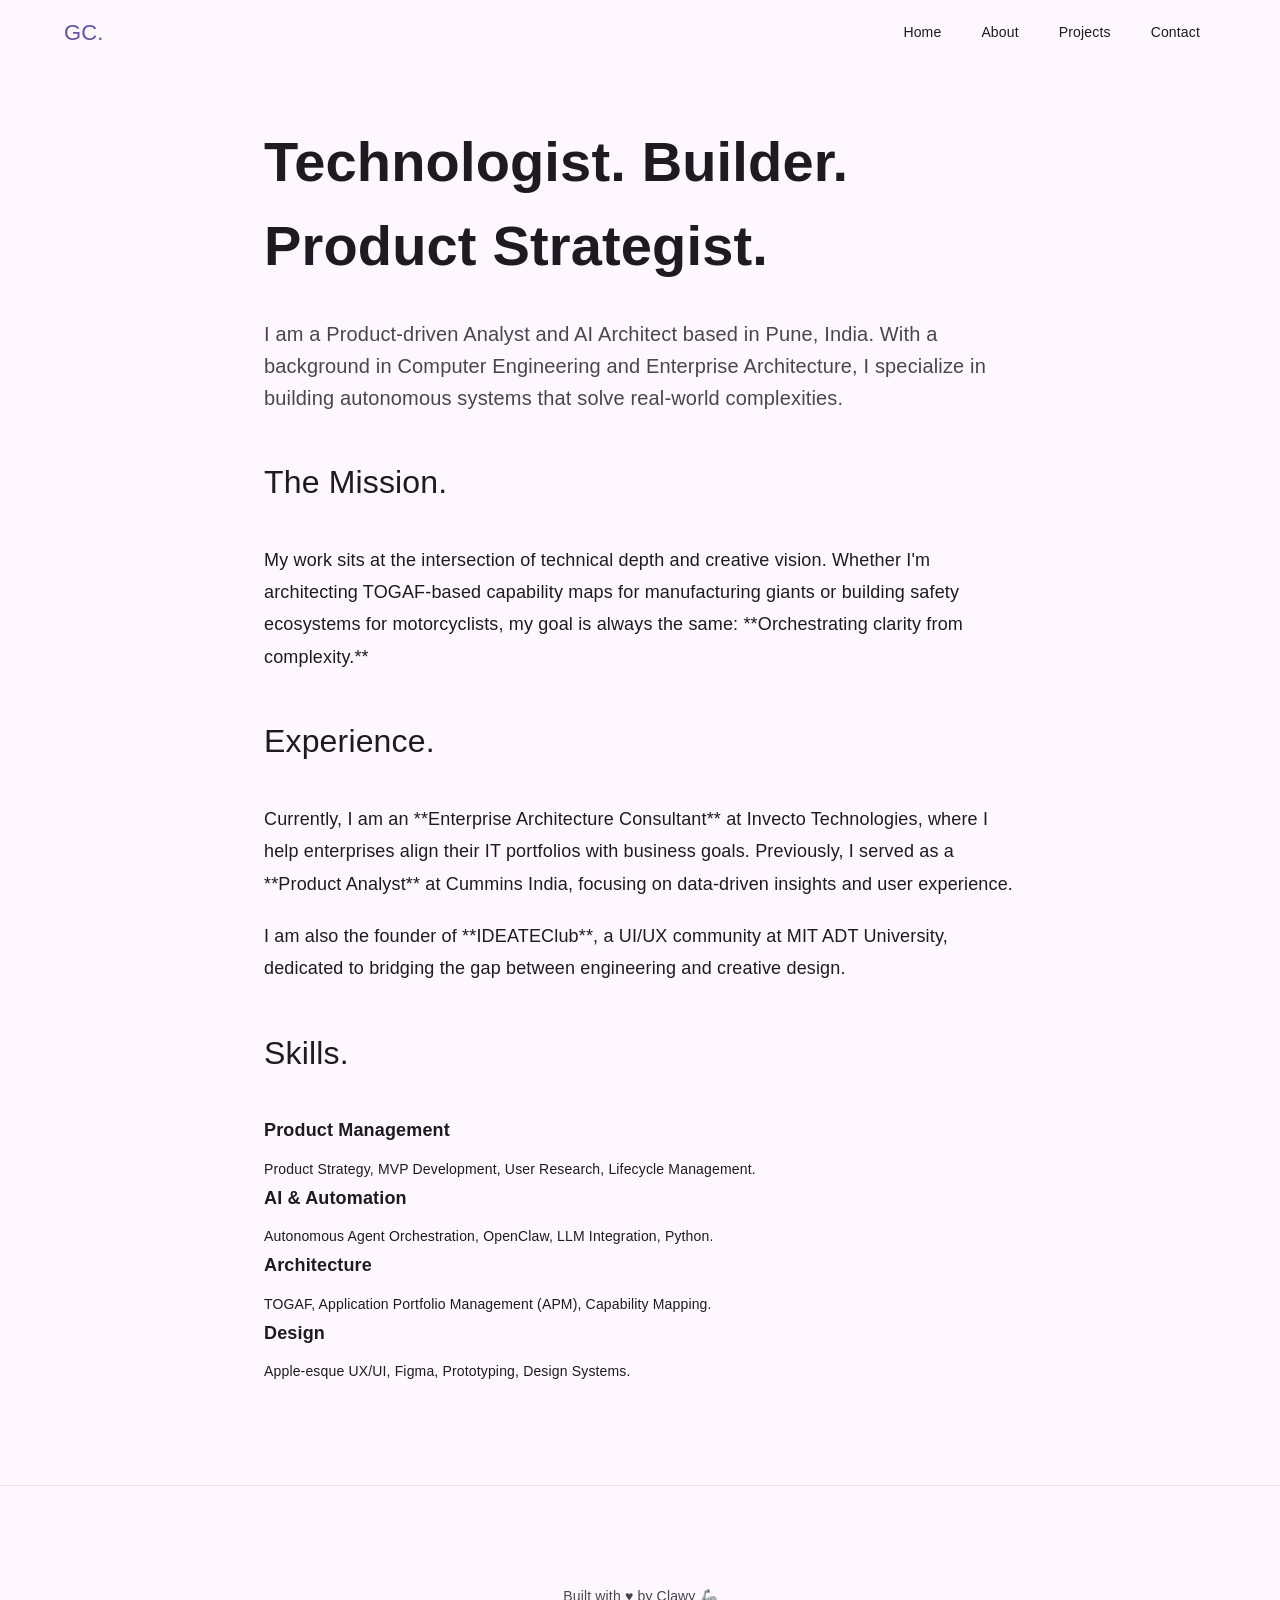
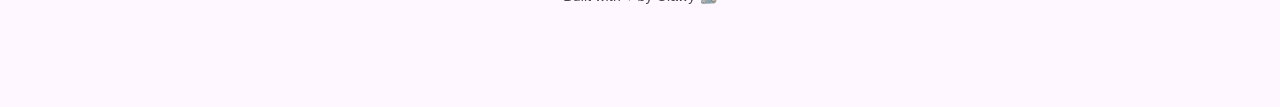
<file: about.html>
<!DOCTYPE html>
<html lang="en">
<head>
    <meta charset="UTF-8">
    <meta name="viewport" content="width=device-width, initial-scale=1.0">
    <title>About | Garvin Chanderia</title>
    <link rel="stylesheet" href="css/style.css">
</head>
<body>
    <nav>
        <div class="container">
            <a href="index.html" class="logo">GC.</a>
            <div class="nav-links">
                <a href="index.html">Home</a>
                <a href="about.html">About</a>
                <a href="projects.html">Projects</a>
                <a href="contact.html">Contact</a>
            </div>
        </div>
    </nav>

    <main class="container" style="padding-top: 120px; max-width: 800px;">
        <section class="about-hero">
            <h1 style="font-size: 56px; margin-bottom: 30px;">Technologist. Builder.<br>Product Strategist.</h1>
            <p style="font-size: 20px; line-height: 1.6; color: var(--secondary-text); margin-bottom: 40px;">
                I am a Product-driven Analyst and AI Architect based in Pune, India. With a background in Computer Engineering and Enterprise Architecture, I specialize in building autonomous systems that solve real-world complexities.
            </p>
        </main>

        <section class="container" style="max-width: 800px; padding-bottom: 100px;">
            <div style="font-size: 18px; line-height: 1.8; color: var(--text-color);">
                <h2 style="text-align: left; font-size: 32px; margin-top: 40px;">The Mission.</h2>
                <p>My work sits at the intersection of technical depth and creative vision. Whether I'm architecting TOGAF-based capability maps for manufacturing giants or building safety ecosystems for motorcyclists, my goal is always the same: **Orchestrating clarity from complexity.**</p>
                
                <h2 style="text-align: left; font-size: 32px; margin-top: 40px;">Experience.</h2>
                <p>Currently, I am an **Enterprise Architecture Consultant** at Invecto Technologies, where I help enterprises align their IT portfolios with business goals. Previously, I served as a **Product Analyst** at Cummins India, focusing on data-driven insights and user experience.</p>
                
                <p style="margin-top: 20px;">I am also the founder of **IDEATEClub**, a UI/UX community at MIT ADT University, dedicated to bridging the gap between engineering and creative design.</p>

                <h2 style="text-align: left; font-size: 32px; margin-top: 40px;">Skills.</h2>
                <div class="capabilities-grid" style="grid-template-columns: 1fr 1fr; margin-top: 20px;">
                    <div>
                        <h4 style="font-size: 18px; margin-bottom: 10px;">Product Management</h4>
                        <p style="font-size: 14px;">Product Strategy, MVP Development, User Research, Lifecycle Management.</p>
                    </div>
                    <div>
                        <h4 style="font-size: 18px; margin-bottom: 10px;">AI & Automation</h4>
                        <p style="font-size: 14px;">Autonomous Agent Orchestration, OpenClaw, LLM Integration, Python.</p>
                    </div>
                    <div>
                        <h4 style="font-size: 18px; margin-bottom: 10px;">Architecture</h4>
                        <p style="font-size: 14px;">TOGAF, Application Portfolio Management (APM), Capability Mapping.</p>
                    </div>
                    <div>
                        <h4 style="font-size: 18px; margin-bottom: 10px;">Design</h4>
                        <p style="font-size: 14px;">Apple-esque UX/UI, Figma, Prototyping, Design Systems.</p>
                    </div>
                </div>
            </div>
        </section>

        <footer style="padding: 100px 0; text-align: center; color: var(--secondary-text); font-size: 14px;">
            <p>Built with <span class="accent-pink">♥</span> by Clawy 🦾</p>
        </footer>
</body>
</html>
</file>
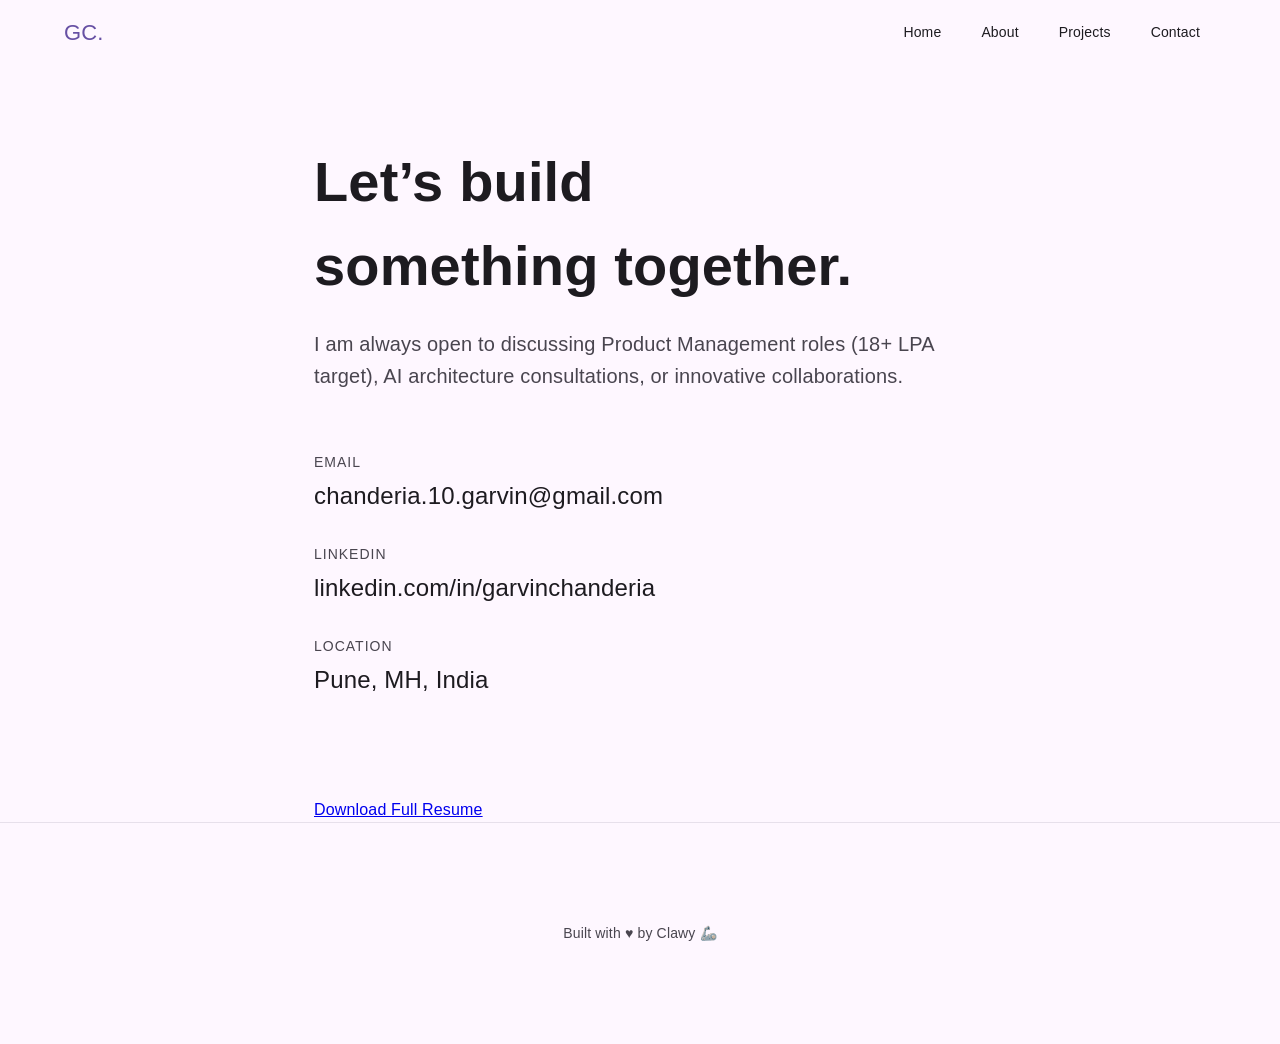
<file: contact.html>
<!DOCTYPE html>
<html lang="en">
<head>
    <meta charset="UTF-8">
    <meta name="viewport" content="width=device-width, initial-scale=1.0">
    <title>Contact | Garvin Chanderia</title>
    <link rel="stylesheet" href="css/style.css">
    <style>
        .contact-methods { margin-top: 60px; display: grid; grid-template-columns: 1fr; gap: 30px; }
        .contact-item { font-size: 24px; text-decoration: none; color: var(--text-color); font-weight: 500; transition: color 0.2s; }
        .contact-item:hover { color: var(--accent-color); }
        .contact-label { font-size: 14px; color: var(--secondary-text); text-transform: uppercase; letter-spacing: 1px; margin-bottom: 5px; }
    </style>
</head>
<body>
    <nav>
        <div class="container">
            <a href="index.html" class="logo">GC.</a>
            <div class="nav-links">
                <a href="index.html">Home</a>
                <a href="about.html">About</a>
                <a href="projects.html">Projects</a>
                <a href="contact.html">Contact</a>
            </div>
        </div>
    </nav>

    <main class="container" style="padding-top: 140px; max-width: 700px; text-align: left;">
        <h1 style="font-size: 56px; margin-bottom: 20px;">Let’s build<br>something together.</h1>
        <p style="font-size: 20px; color: var(--secondary-text); line-height: 1.6;">
            I am always open to discussing Product Management roles (18+ LPA target), AI architecture consultations, or innovative collaborations.
        </p>

        <div class="contact-methods">
            <div>
                <div class="contact-label">Email</div>
                <a href="mailto:chanderia.10.garvin@gmail.com" class="contact-item">chanderia.10.garvin@gmail.com</a>
            </div>
            <div>
                <div class="contact-label">LinkedIn</div>
                <a href="https://linkedin.com/in/garvinchanderia" target="_blank" class="contact-item">linkedin.com/in/garvinchanderia</a>
            </div>
            <div>
                <div class="contact-label">Location</div>
                <div class="contact-item" style="cursor: default;">Pune, MH, India</div>
            </div>
        </div>

        <div style="margin-top: 100px;">
            <a href="GarvinC Resume Jan 2026.pdf" class="btn">Download Full Resume</a>
        </div>
    </main>

    <footer style="padding: 100px 0; text-align: center; color: var(--secondary-text); font-size: 14px;">
        <p>Built with <span class="accent-pink">♥</span> by Clawy 🦾</p>
    </footer>
</body>
</html>
</file>
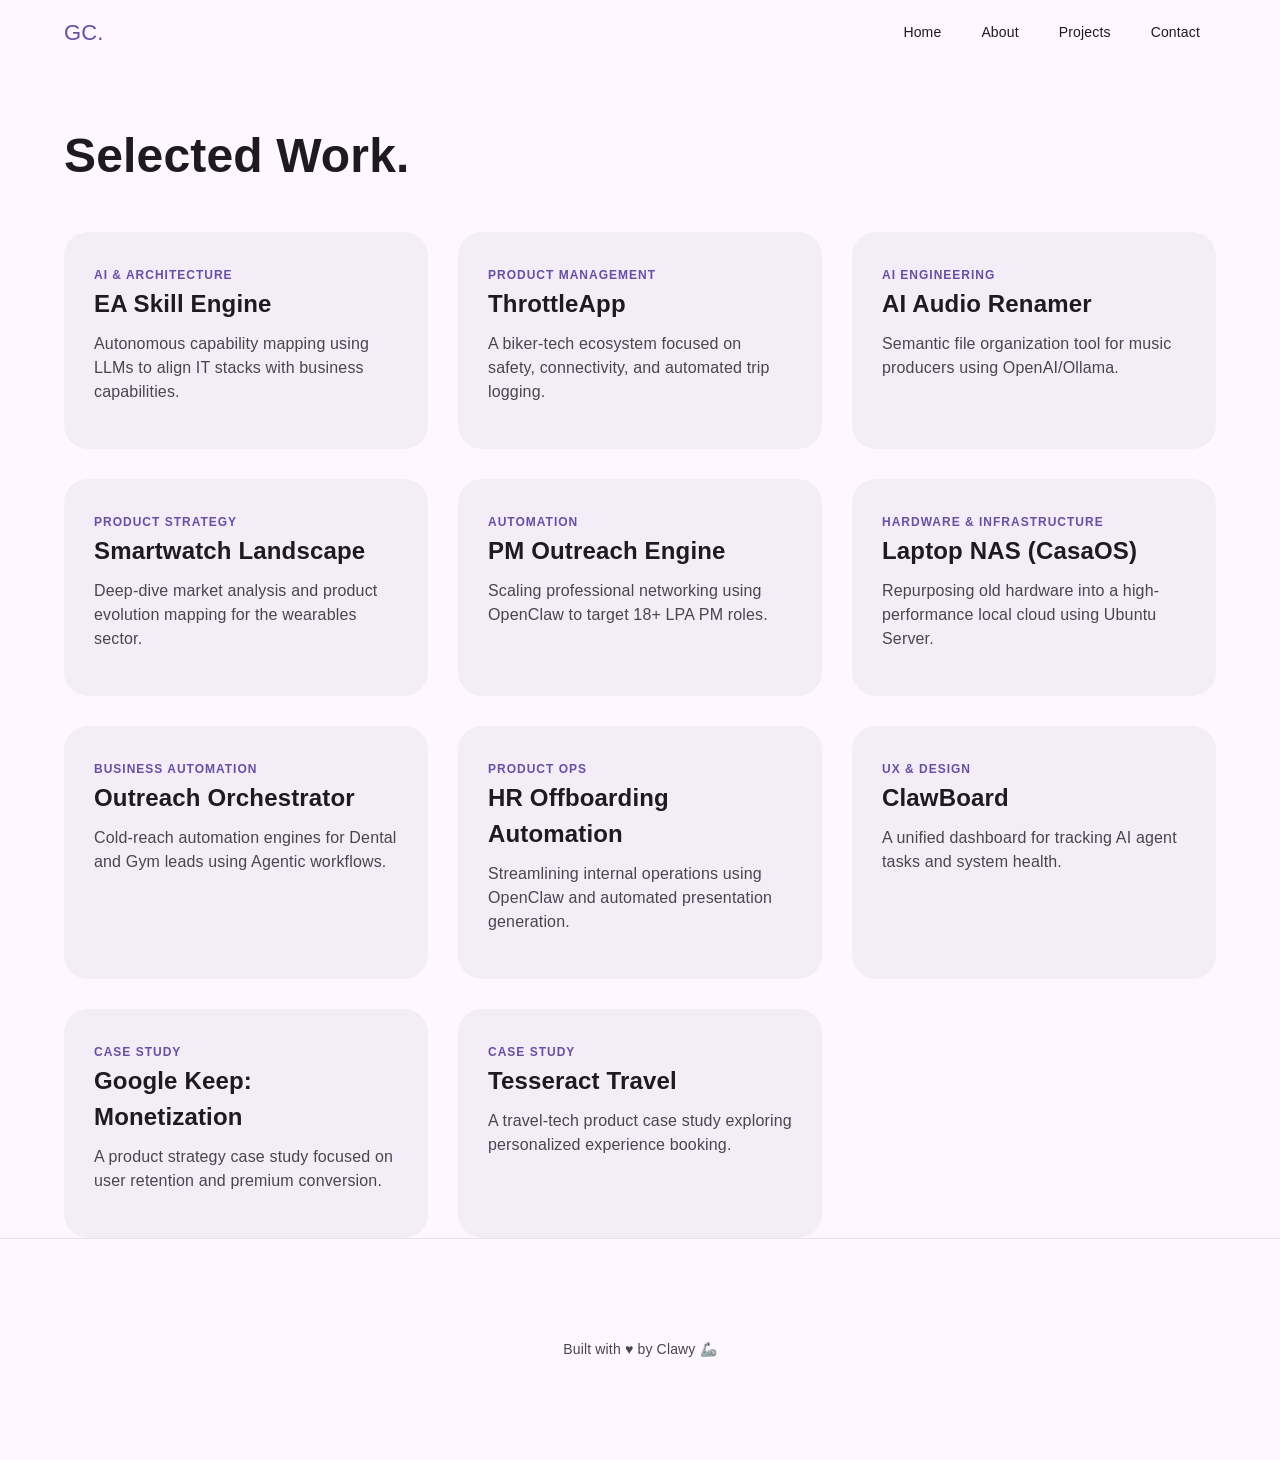
<file: projects.html>
<!DOCTYPE html>
<html lang="en">
<head>
    <meta charset="UTF-8">
    <meta name="viewport" content="width=device-width, initial-scale=1.0">
    <title>Projects | Garvin Chanderia</title>
    <link rel="stylesheet" href="css/style.css">
    <style>
        .filter-nav { margin-bottom: 40px; text-align: center; }
        .filter-nav button { background: none; border: none; font-size: 16px; color: var(--secondary-text); cursor: pointer; margin: 0 15px; padding-bottom: 5px; }
        .filter-nav button.active { color: var(--text-color); border-bottom: 2px solid var(--accent-color); font-weight: 600; }
        .project-list { display: grid; grid-template-columns: repeat(auto-fit, minmax(300px, 1fr)); gap: 30px; }
        .project-card { background: var(--card-bg); border-radius: 24px; padding: 30px; text-decoration: none; color: inherit; transition: transform 0.3s; }
        .project-card:hover { transform: translateY(-5px); }
        .project-card h3 { font-size: 24px; margin-bottom: 10px; }
        .project-card p { color: var(--secondary-text); font-size: 16px; margin-bottom: 15px; }
        .tag { font-size: 12px; font-weight: 700; color: var(--accent-color); text-transform: uppercase; letter-spacing: 1px; }
    </style>
</head>
<body>
    <nav>
        <div class="container">
            <a href="index.html" class="logo">GC.</a>
            <div class="nav-links">
                <a href="index.html">Home</a>
                <a href="about.html">About</a>
                <a href="projects.html">Projects</a>
                <a href="contact.html">Contact</a>
            </div>
        </div>
    </nav>

    <main class="container" style="padding-top: 120px;">
        <h1 style="font-size: 48px; margin-bottom: 40px;">Selected Work.</h1>
        
        <div class="project-list">
            <!-- AI & Product Engineering -->
            <a href="projects/ea-skill-engine.html" class="project-card">
                <span class="tag">AI & Architecture</span>
                <h3>EA Skill Engine</h3>
                <p>Autonomous capability mapping using LLMs to align IT stacks with business capabilities.</p>
            </a>

            <a href="projects/throttle-app.html" class="project-card">
                <span class="tag">Product Management</span>
                <h3>ThrottleApp</h3>
                <p>A biker-tech ecosystem focused on safety, connectivity, and automated trip logging.</p>
            </a>

            <a href="projects/ai-audio-renamer.html" class="project-card">
                <span class="tag">AI Engineering</span>
                <h3>AI Audio Renamer</h3>
                <p>Semantic file organization tool for music producers using OpenAI/Ollama.</p>
            </a>

            <a href="projects/smartwatch-landscape.html" class="project-card">
                <span class="tag">Product Strategy</span>
                <h3>Smartwatch Landscape</h3>
                <p>Deep-dive market analysis and product evolution mapping for the wearables sector.</p>
            </a>

            <a href="projects/pm-outreach.html" class="project-card">
                <span class="tag">Automation</span>
                <h3>PM Outreach Engine</h3>
                <p>Scaling professional networking using OpenClaw to target 18+ LPA PM roles.</p>
            </a>

            <a href="projects/nas-ubuntu-casaos.html" class="project-card">
                <span class="tag">Hardware & Infrastructure</span>
                <h3>Laptop NAS (CasaOS)</h3>
                <p>Repurposing old hardware into a high-performance local cloud using Ubuntu Server.</p>
            </a>

            <a href="projects/dentist-gym-outreach.html" class="project-card">
                <span class="tag">Business Automation</span>
                <h3>Outreach Orchestrator</h3>
                <p>Cold-reach automation engines for Dental and Gym leads using Agentic workflows.</p>
            </a>

            <a href="projects/hr-offboarding.html" class="project-card">
                <span class="tag">Product Ops</span>
                <h3>HR Offboarding Automation</h3>
                <p>Streamlining internal operations using OpenClaw and automated presentation generation.</p>
            </a>

            <a href="projects/clawboard.html" class="project-card">
                <span class="tag">UX & Design</span>
                <h3>ClawBoard</h3>
                <p>A unified dashboard for tracking AI agent tasks and system health.</p>
            </a>

            <a href="https://www.behance.net/gallery/195570909/Google-Keep-Case-Study" class="project-card">
                <span class="tag">Case Study</span>
                <h3>Google Keep: Monetization</h3>
                <p>A product strategy case study focused on user retention and premium conversion.</p>
            </a>
            
            <a href="https://www.behance.net/gallery/195580303/Tesseract-Case-Study" class="project-card">
                <span class="tag">Case Study</span>
                <h3>Tesseract Travel</h3>
                <p>A travel-tech product case study exploring personalized experience booking.</p>
            </a>
        </div>
    </main>

    <footer style="padding: 100px 0; text-align: center; color: var(--secondary-text); font-size: 14px;">
        <p>Built with <span class="accent-pink">♥</span> by Clawy 🦾</p>
    </footer>
</body>
</html>
</file>
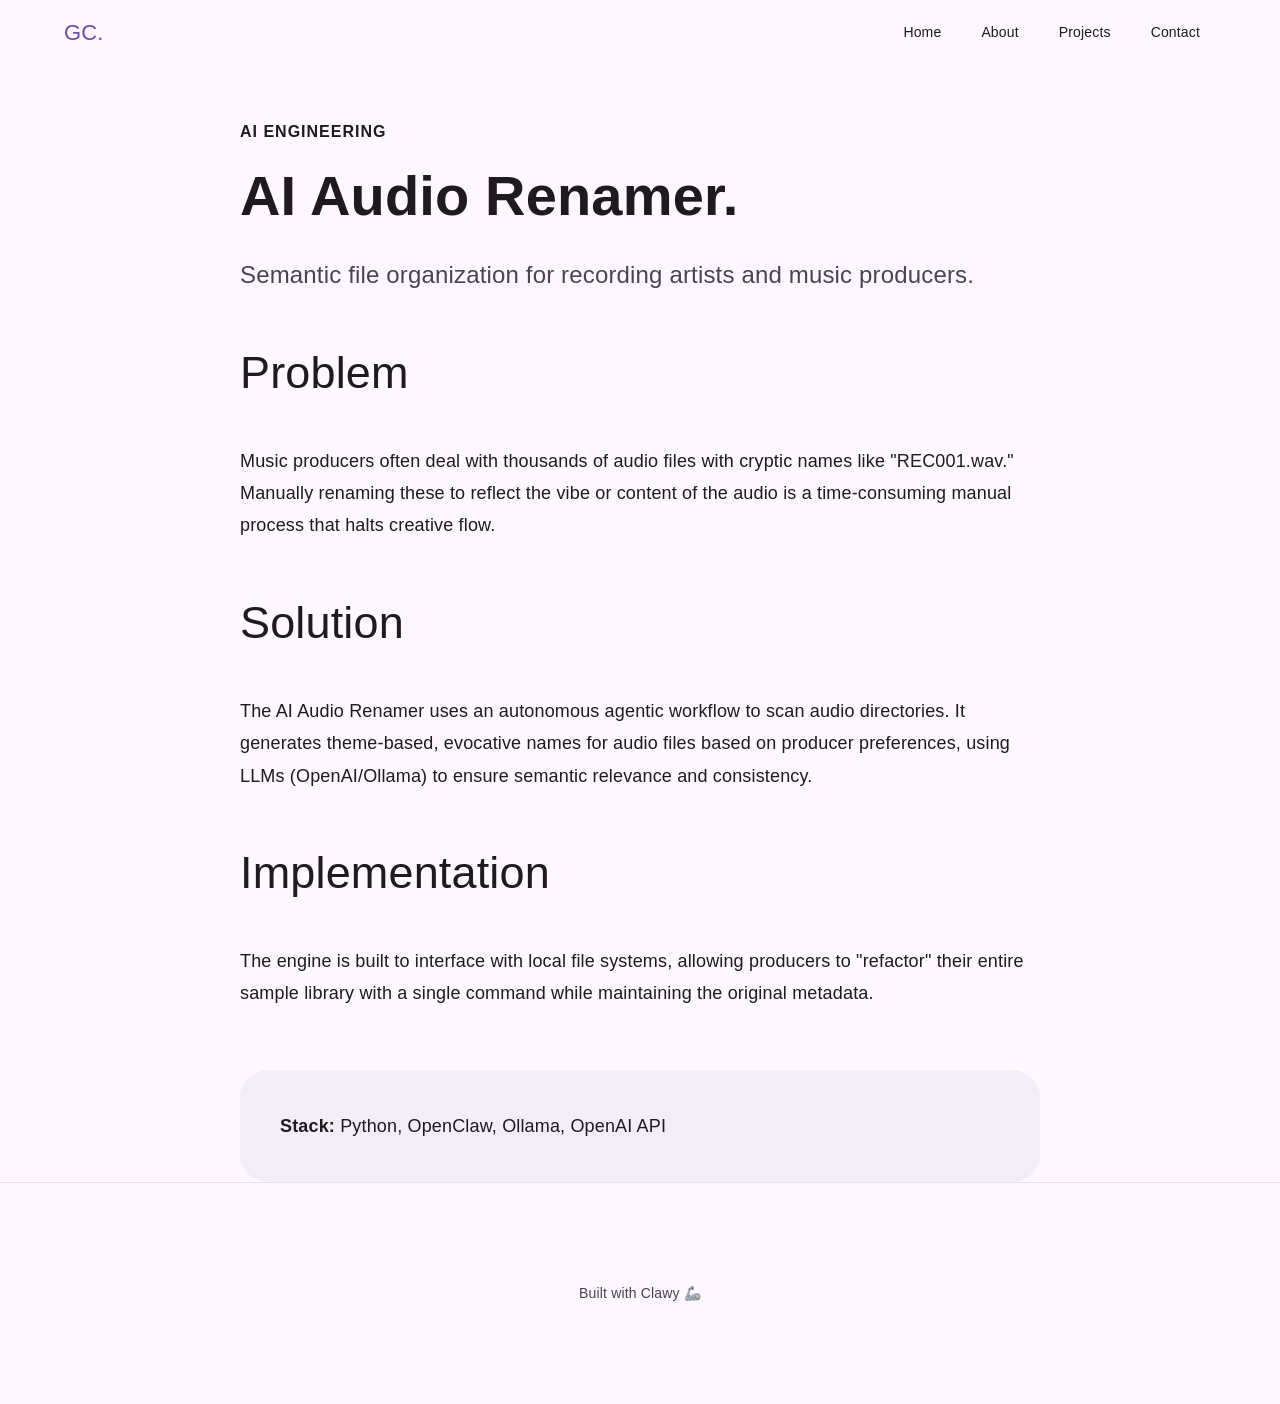
<file: projects/ai-audio-renamer.html>
<!DOCTYPE html>
<html lang="en">
<head>
    <meta charset="UTF-8">
    <meta name="viewport" content="width=device-width, initial-scale=1.0">
    <title>AI Audio Renamer | Garvin Chanderia</title>
    <link rel="stylesheet" href="../css/style.css">
</head>
<body>
    <nav>
        <div class="container">
            <a href="../index.html" class="logo">GC.</a>
            <div class="nav-links">
                <a href="../index.html">Home</a>
                <a href="../about.html">About</a>
                <a href="../projects.html">Projects</a>
                <a href="../contact.html">Contact</a>
            </div>
        </div>
    </nav>

    <main class="container" style="padding-top: 120px;">
        <article style="max-width: 800px; margin: 0 auto;">
            <span class="accent-pink" style="font-weight: 700; text-transform: uppercase; letter-spacing: 1px;">AI Engineering</span>
            <h1 style="font-size: 56px; margin-top: 10px; margin-bottom: 20px;">AI Audio Renamer.</h1>
            <p style="font-size: 24px; color: var(--secondary-text); line-height: 1.4; margin-bottom: 40px;">
                Semantic file organization for recording artists and music producers.
            </p>

            <div style="font-size: 18px; line-height: 1.8; color: var(--text-color);">
                <h2>Problem</h2>
                <p>Music producers often deal with thousands of audio files with cryptic names like "REC001.wav." Manually renaming these to reflect the vibe or content of the audio is a time-consuming manual process that halts creative flow.</p>

                <h2 style="margin-top: 40px;">Solution</h2>
                <p>The AI Audio Renamer uses an autonomous agentic workflow to scan audio directories. It generates theme-based, evocative names for audio files based on producer preferences, using LLMs (OpenAI/Ollama) to ensure semantic relevance and consistency.</p>

                <h2 style="margin-top: 40px;">Implementation</h2>
                <p>The engine is built to interface with local file systems, allowing producers to "refactor" their entire sample library with a single command while maintaining the original metadata.</p>
                
                <div style="margin-top: 60px; padding: 40px; background: var(--card-bg); border-radius: 28px;">
                    <p><strong>Stack:</strong> Python, OpenClaw, Ollama, OpenAI API</p>
                </div>
            </div>
        </article>
    </main>

    <footer style="padding: 100px 0; text-align: center; color: var(--secondary-text); font-size: 14px;">
        <p>Built with Clawy 🦾</p>
    </footer>
</body>
</html>
</file>
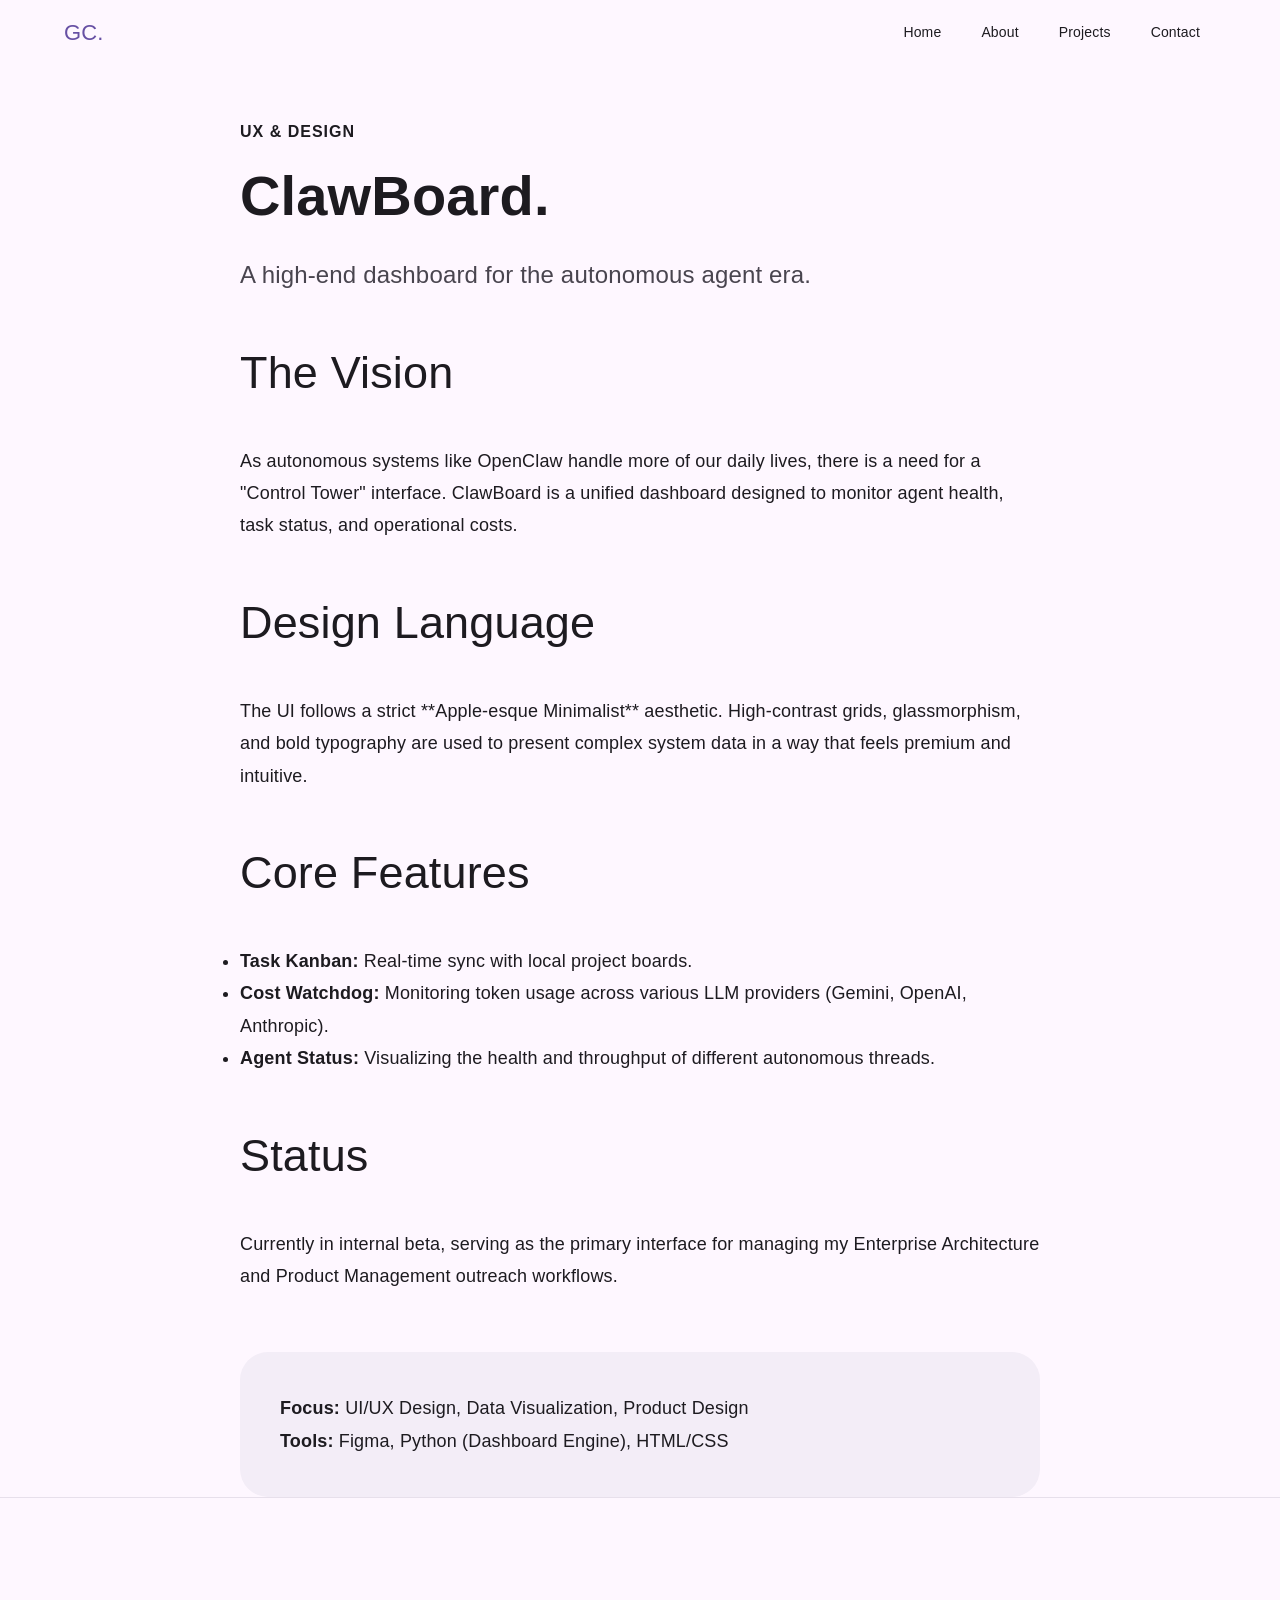
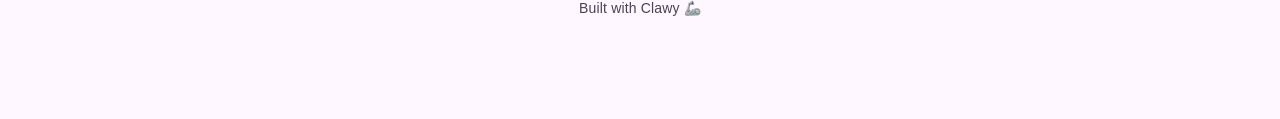
<file: projects/clawboard.html>
<!DOCTYPE html>
<html lang="en">
<head>
    <meta charset="UTF-8">
    <meta name="viewport" content="width=device-width, initial-scale=1.0">
    <title>ClawBoard | Garvin Chanderia</title>
    <link rel="stylesheet" href="../css/style.css">
</head>
<body>
    <nav>
        <div class="container">
            <a href="../index.html" class="logo">GC.</a>
            <div class="nav-links">
                <a href="../index.html">Home</a>
                <a href="../about.html">About</a>
                <a href="../projects.html">Projects</a>
                <a href="../contact.html">Contact</a>
            </div>
        </div>
    </nav>

    <main class="container" style="padding-top: 120px;">
        <article style="max-width: 800px; margin: 0 auto;">
            <span class="accent-pink" style="font-weight: 700; text-transform: uppercase; letter-spacing: 1px;">UX & Design</span>
            <h1 style="font-size: 56px; margin-top: 10px; margin-bottom: 20px;">ClawBoard.</h1>
            <p style="font-size: 24px; color: var(--secondary-text); line-height: 1.4; margin-bottom: 40px;">
                A high-end dashboard for the autonomous agent era.
            </p>

            <div style="font-size: 18px; line-height: 1.8; color: var(--text-color);">
                <h2>The Vision</h2>
                <p>As autonomous systems like OpenClaw handle more of our daily lives, there is a need for a "Control Tower" interface. ClawBoard is a unified dashboard designed to monitor agent health, task status, and operational costs.</p>

                <h2 style="margin-top: 40px;">Design Language</h2>
                <p>The UI follows a strict **Apple-esque Minimalist** aesthetic. High-contrast grids, glassmorphism, and bold typography are used to present complex system data in a way that feels premium and intuitive.</p>

                <h2 style="margin-top: 40px;">Core Features</h2>
                <ul>
                    <li><strong>Task Kanban:</strong> Real-time sync with local project boards.</li>
                    <li><strong>Cost Watchdog:</strong> Monitoring token usage across various LLM providers (Gemini, OpenAI, Anthropic).</li>
                    <li><strong>Agent Status:</strong> Visualizing the health and throughput of different autonomous threads.</li>
                </ul>

                <h2 style="margin-top: 40px;">Status</h2>
                <p>Currently in internal beta, serving as the primary interface for managing my Enterprise Architecture and Product Management outreach workflows.</p>
                
                <div style="margin-top: 60px; padding: 40px; background: var(--card-bg); border-radius: 28px;">
                    <p><strong>Focus:</strong> UI/UX Design, Data Visualization, Product Design</p>
                    <p><strong>Tools:</strong> Figma, Python (Dashboard Engine), HTML/CSS</p>
                </div>
            </div>
        </article>
    </main>

    <footer style="padding: 100px 0; text-align: center; color: var(--secondary-text); font-size: 14px;">
        <p>Built with Clawy 🦾</p>
    </footer>
</body>
</html>
</file>
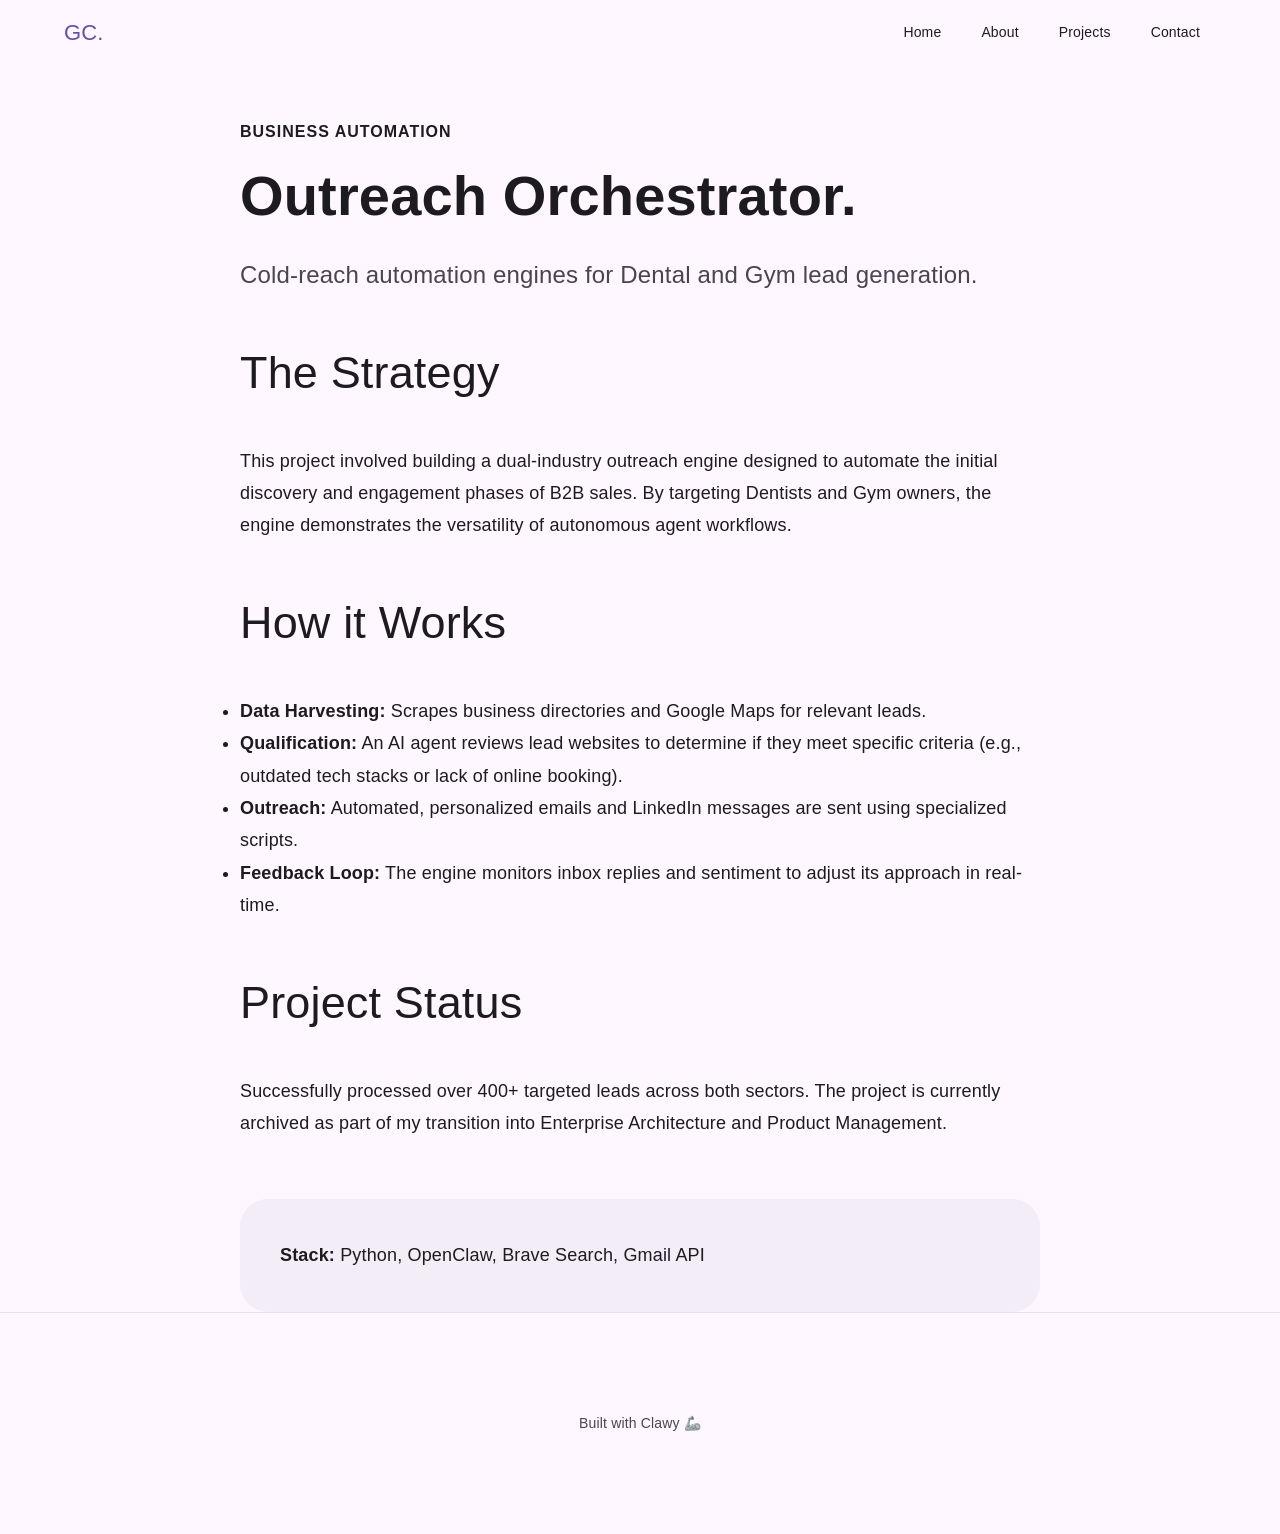
<file: projects/dentist-gym-outreach.html>
<!DOCTYPE html>
<html lang="en">
<head>
    <meta charset="UTF-8">
    <meta name="viewport" content="width=device-width, initial-scale=1.0">
    <title>Outreach Orchestrator | Garvin Chanderia</title>
    <link rel="stylesheet" href="../css/style.css">
</head>
<body>
    <nav>
        <div class="container">
            <a href="../index.html" class="logo">GC.</a>
            <div class="nav-links">
                <a href="../index.html">Home</a>
                <a href="../about.html">About</a>
                <a href="../projects.html">Projects</a>
                <a href="../contact.html">Contact</a>
            </div>
        </div>
    </nav>

    <main class="container" style="padding-top: 120px;">
        <article style="max-width: 800px; margin: 0 auto;">
            <span class="accent-pink" style="font-weight: 700; text-transform: uppercase; letter-spacing: 1px;">Business Automation</span>
            <h1 style="font-size: 56px; margin-top: 10px; margin-bottom: 20px;">Outreach Orchestrator.</h1>
            <p style="font-size: 24px; color: var(--secondary-text); line-height: 1.4; margin-bottom: 40px;">
                Cold-reach automation engines for Dental and Gym lead generation.
            </p>

            <div style="font-size: 18px; line-height: 1.8; color: var(--text-color);">
                <h2>The Strategy</h2>
                <p>This project involved building a dual-industry outreach engine designed to automate the initial discovery and engagement phases of B2B sales. By targeting Dentists and Gym owners, the engine demonstrates the versatility of autonomous agent workflows.</p>

                <h2 style="margin-top: 40px;">How it Works</h2>
                <ul>
                    <li><strong>Data Harvesting:</strong> Scrapes business directories and Google Maps for relevant leads.</li>
                    <li><strong>Qualification:</strong> An AI agent reviews lead websites to determine if they meet specific criteria (e.g., outdated tech stacks or lack of online booking).</li>
                    <li><strong>Outreach:</strong> Automated, personalized emails and LinkedIn messages are sent using specialized scripts.</li>
                    <li><strong>Feedback Loop:</strong> The engine monitors inbox replies and sentiment to adjust its approach in real-time.</li>
                </ul>

                <h2 style="margin-top: 40px;">Project Status</h2>
                <p>Successfully processed over 400+ targeted leads across both sectors. The project is currently archived as part of my transition into Enterprise Architecture and Product Management.</p>
                
                <div style="margin-top: 60px; padding: 40px; background: var(--card-bg); border-radius: 28px;">
                    <p><strong>Stack:</strong> Python, OpenClaw, Brave Search, Gmail API</p>
                </div>
            </div>
        </article>
    </main>

    <footer style="padding: 100px 0; text-align: center; color: var(--secondary-text); font-size: 14px;">
        <p>Built with Clawy 🦾</p>
    </footer>
</body>
</html>
</file>
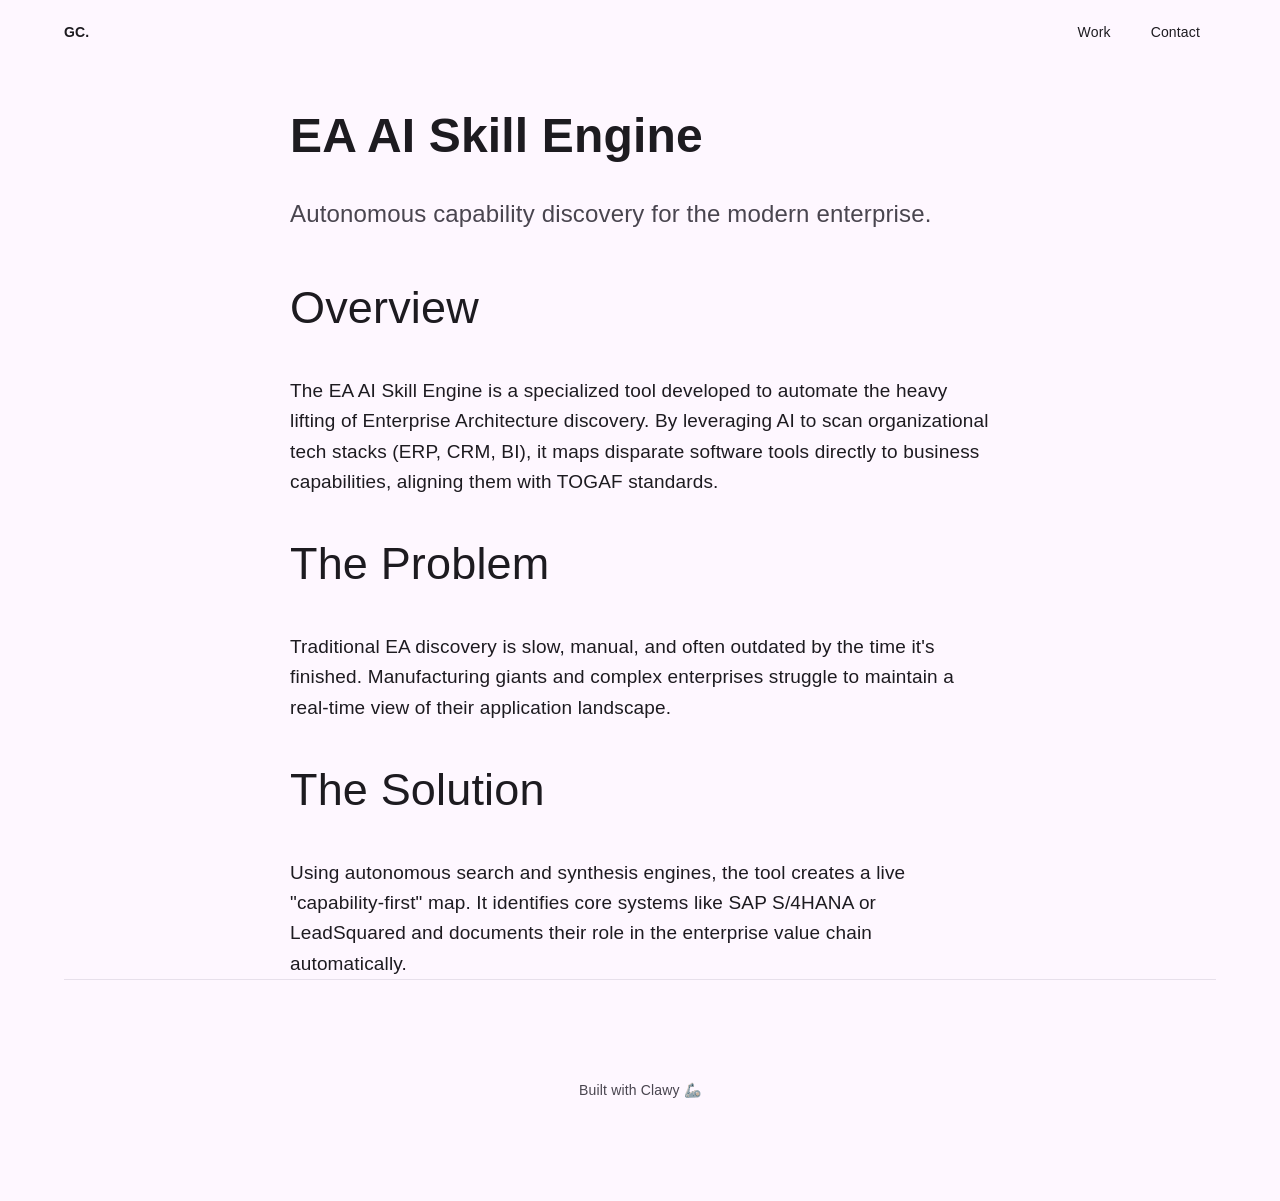
<file: projects/ea-skill-engine.html>
<!DOCTYPE html>
<html lang="en">
<head>
    <meta charset="UTF-8">
    <meta name="viewport" content="width=device-width, initial-scale=1.0">
    <title>EA AI Skill Engine | Garvin Chanderia</title>
    <link rel="stylesheet" href="../css/style.css">
</head>
<body>
    <nav>
        <div class="container">
            <a href="../index.html" class="logo" style="text-decoration:none; color:inherit; font-weight:600; font-size:14px;">GC.</a>
            <div class="nav-links">
                <a href="../index.html#work">Work</a>
                <a href="mailto:chanderia.10.garvin@gmail.com">Contact</a>
            </div>
        </div>
    </nav>

    <div class="container" style="padding-top: 100px;">
        <article style="max-width: 700px; margin: 0 auto;">
            <h1 style="font-size: 48px; margin-bottom: 24px;">EA AI Skill Engine</h1>
            <p style="font-size: 24px; color: var(--secondary-text); margin-bottom: 40px;">Autonomous capability discovery for the modern enterprise.</p>
            
            <div style="font-size: 19px; line-height: 1.6;">
                <h2>Overview</h2>
                <p>The EA AI Skill Engine is a specialized tool developed to automate the heavy lifting of Enterprise Architecture discovery. By leveraging AI to scan organizational tech stacks (ERP, CRM, BI), it maps disparate software tools directly to business capabilities, aligning them with TOGAF standards.</p>
                
                <br>
                <h2>The Problem</h2>
                <p>Traditional EA discovery is slow, manual, and often outdated by the time it's finished. Manufacturing giants and complex enterprises struggle to maintain a real-time view of their application landscape.</p>
                
                <br>
                <h2>The Solution</h2>
                <p>Using autonomous search and synthesis engines, the tool creates a live "capability-first" map. It identifies core systems like SAP S/4HANA or LeadSquared and documents their role in the enterprise value chain automatically.</p>
            </div>
        </article>

        <footer style="padding: 100px 0; text-align: center; color: var(--secondary-text); font-size: 14px;">
            <p>Built with Clawy 🦾</p>
        </footer>
    </div>
</body>
</html>
</file>
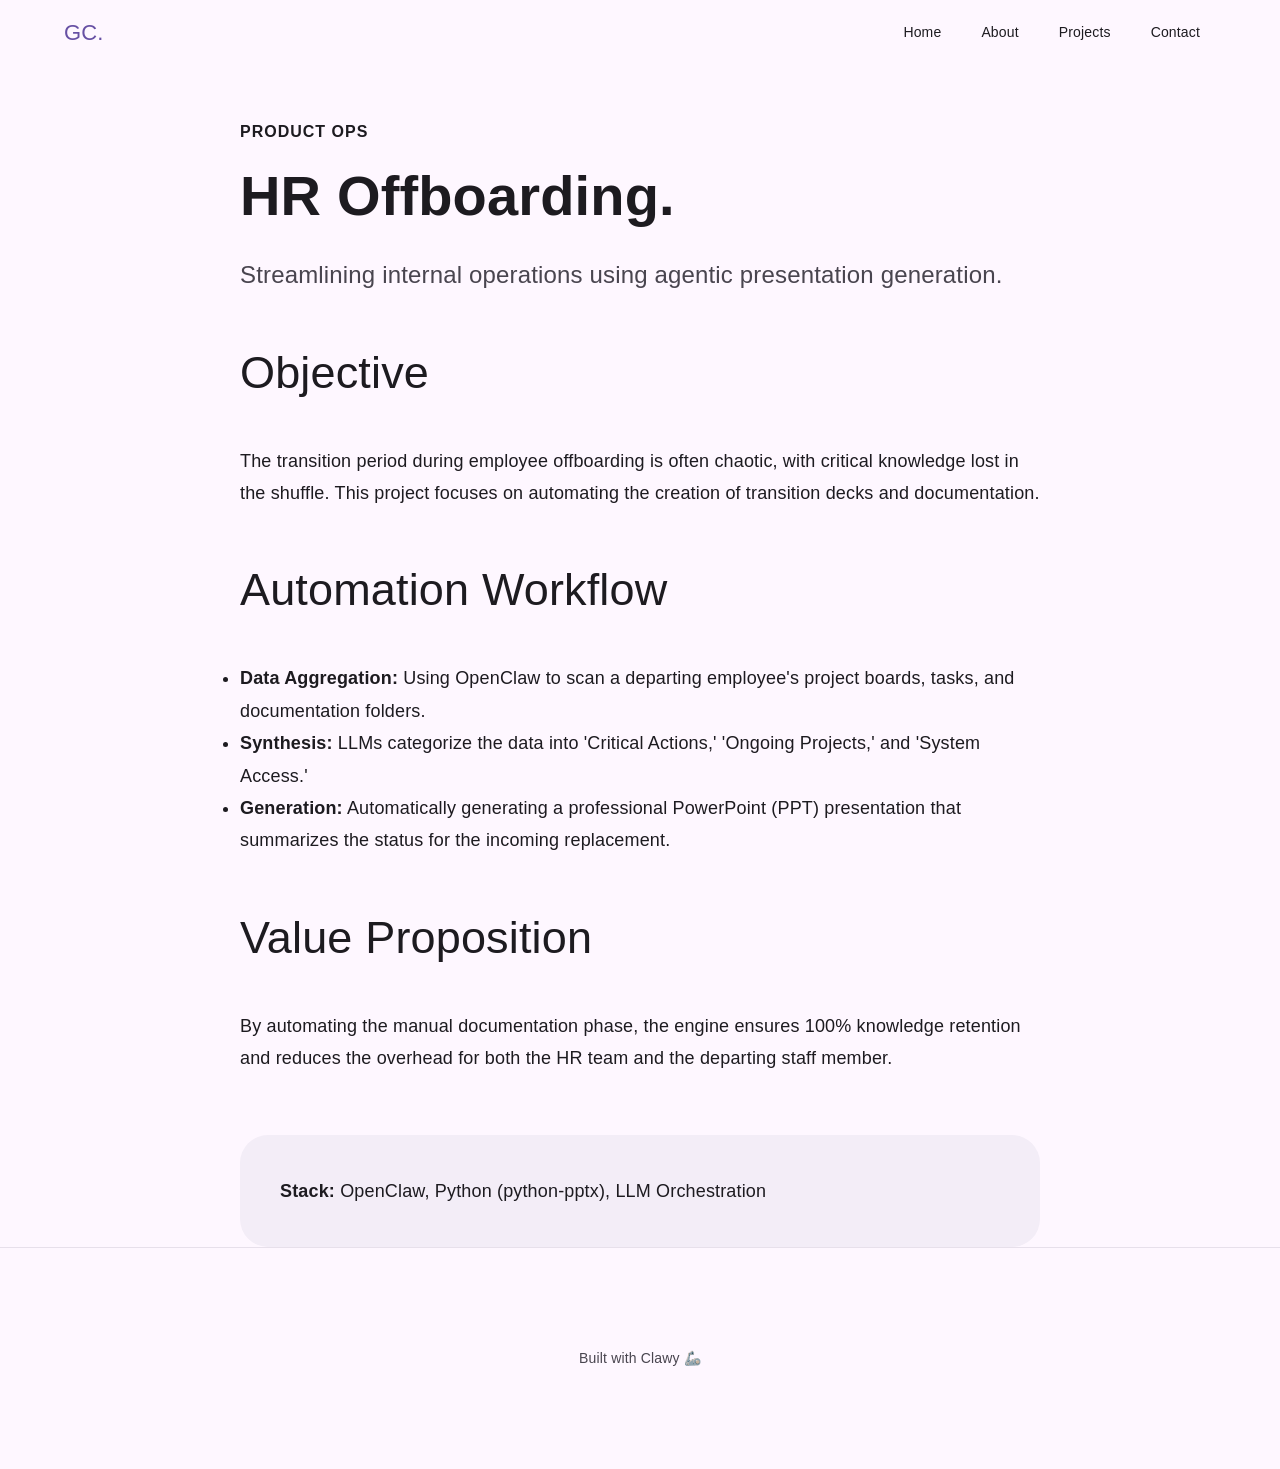
<file: projects/hr-offboarding.html>
<!DOCTYPE html>
<html lang="en">
<head>
    <meta charset="UTF-8">
    <meta name="viewport" content="width=device-width, initial-scale=1.0">
    <title>HR Offboarding | Garvin Chanderia</title>
    <link rel="stylesheet" href="../css/style.css">
</head>
<body>
    <nav>
        <div class="container">
            <a href="../index.html" class="logo">GC.</a>
            <div class="nav-links">
                <a href="../index.html">Home</a>
                <a href="../about.html">About</a>
                <a href="../projects.html">Projects</a>
                <a href="../contact.html">Contact</a>
            </div>
        </div>
    </nav>

    <main class="container" style="padding-top: 120px;">
        <article style="max-width: 800px; margin: 0 auto;">
            <span class="accent-pink" style="font-weight: 700; text-transform: uppercase; letter-spacing: 1px;">Product Ops</span>
            <h1 style="font-size: 56px; margin-top: 10px; margin-bottom: 20px;">HR Offboarding.</h1>
            <p style="font-size: 24px; color: var(--secondary-text); line-height: 1.4; margin-bottom: 40px;">
                Streamlining internal operations using agentic presentation generation.
            </p>

            <div style="font-size: 18px; line-height: 1.8; color: var(--text-color);">
                <h2>Objective</h2>
                <p>The transition period during employee offboarding is often chaotic, with critical knowledge lost in the shuffle. This project focuses on automating the creation of transition decks and documentation.</p>

                <h2 style="margin-top: 40px;">Automation Workflow</h2>
                <ul>
                    <li><strong>Data Aggregation:</strong> Using OpenClaw to scan a departing employee's project boards, tasks, and documentation folders.</li>
                    <li><strong>Synthesis:</strong> LLMs categorize the data into 'Critical Actions,' 'Ongoing Projects,' and 'System Access.'</li>
                    <li><strong>Generation:</strong> Automatically generating a professional PowerPoint (PPT) presentation that summarizes the status for the incoming replacement.</li>
                </ul>

                <h2 style="margin-top: 40px;">Value Proposition</h2>
                <p>By automating the manual documentation phase, the engine ensures 100% knowledge retention and reduces the overhead for both the HR team and the departing staff member.</p>
                
                <div style="margin-top: 60px; padding: 40px; background: var(--card-bg); border-radius: 28px;">
                    <p><strong>Stack:</strong> OpenClaw, Python (python-pptx), LLM Orchestration</p>
                </div>
            </div>
        </article>
    </main>

    <footer style="padding: 100px 0; text-align: center; color: var(--secondary-text); font-size: 14px;">
        <p>Built with Clawy 🦾</p>
    </footer>
</body>
</html>
</file>
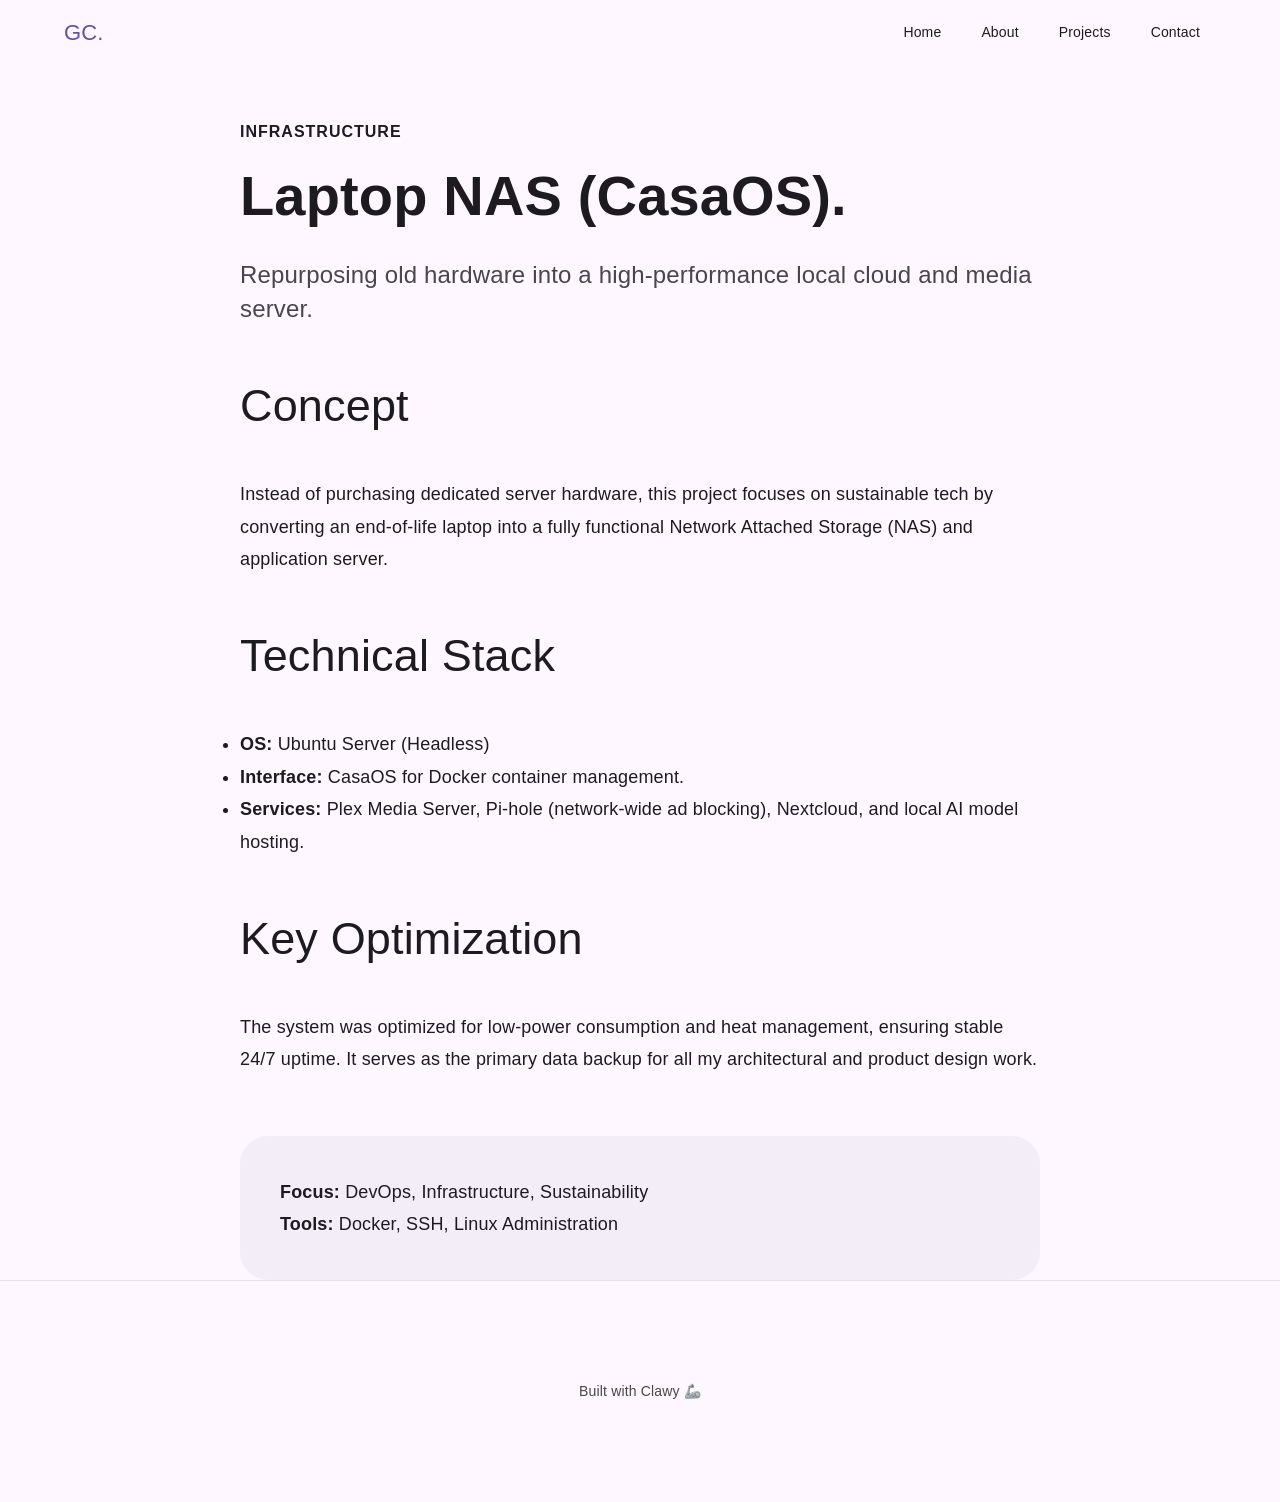
<file: projects/nas-ubuntu-casaos.html>
<!DOCTYPE html>
<html lang="en">
<head>
    <meta charset="UTF-8">
    <meta name="viewport" content="width=device-width, initial-scale=1.0">
    <title>Laptop NAS | Garvin Chanderia</title>
    <link rel="stylesheet" href="../css/style.css">
</head>
<body>
    <nav>
        <div class="container">
            <a href="../index.html" class="logo">GC.</a>
            <div class="nav-links">
                <a href="../index.html">Home</a>
                <a href="../about.html">About</a>
                <a href="../projects.html">Projects</a>
                <a href="../contact.html">Contact</a>
            </div>
        </div>
    </nav>

    <main class="container" style="padding-top: 120px;">
        <article style="max-width: 800px; margin: 0 auto;">
            <span class="accent-pink" style="font-weight: 700; text-transform: uppercase; letter-spacing: 1px;">Infrastructure</span>
            <h1 style="font-size: 56px; margin-top: 10px; margin-bottom: 20px;">Laptop NAS (CasaOS).</h1>
            <p style="font-size: 24px; color: var(--secondary-text); line-height: 1.4; margin-bottom: 40px;">
                Repurposing old hardware into a high-performance local cloud and media server.
            </p>

            <div style="font-size: 18px; line-height: 1.8; color: var(--text-color);">
                <h2>Concept</h2>
                <p>Instead of purchasing dedicated server hardware, this project focuses on sustainable tech by converting an end-of-life laptop into a fully functional Network Attached Storage (NAS) and application server.</p>

                <h2 style="margin-top: 40px;">Technical Stack</h2>
                <ul>
                    <li><strong>OS:</strong> Ubuntu Server (Headless)</li>
                    <li><strong>Interface:</strong> CasaOS for Docker container management.</li>
                    <li><strong>Services:</strong> Plex Media Server, Pi-hole (network-wide ad blocking), Nextcloud, and local AI model hosting.</li>
                </ul>

                <h2 style="margin-top: 40px;">Key Optimization</h2>
                <p>The system was optimized for low-power consumption and heat management, ensuring stable 24/7 uptime. It serves as the primary data backup for all my architectural and product design work.</p>
                
                <div style="margin-top: 60px; padding: 40px; background: var(--card-bg); border-radius: 28px;">
                    <p><strong>Focus:</strong> DevOps, Infrastructure, Sustainability</p>
                    <p><strong>Tools:</strong> Docker, SSH, Linux Administration</p>
                </div>
            </div>
        </article>
    </main>

    <footer style="padding: 100px 0; text-align: center; color: var(--secondary-text); font-size: 14px;">
        <p>Built with Clawy 🦾</p>
    </footer>
</body>
</html>
</file>
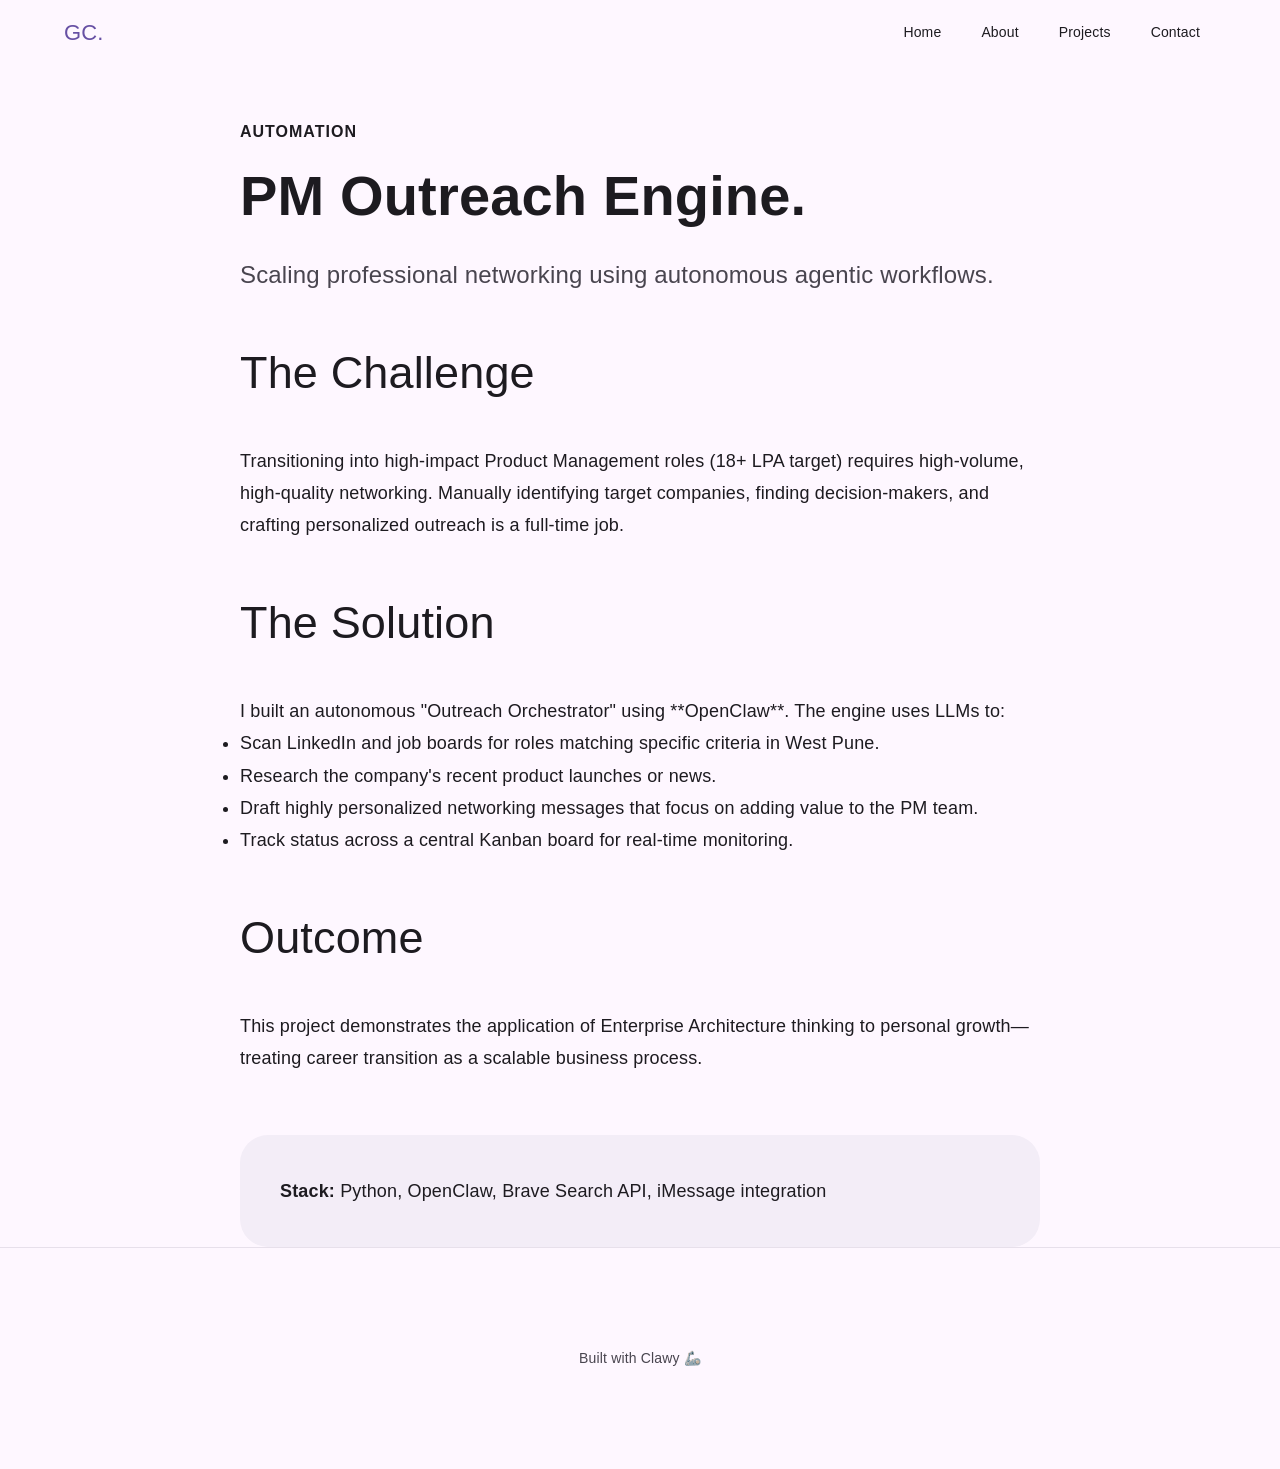
<file: projects/pm-outreach.html>
<!DOCTYPE html>
<html lang="en">
<head>
    <meta charset="UTF-8">
    <meta name="viewport" content="width=device-width, initial-scale=1.0">
    <title>PM Outreach Engine | Garvin Chanderia</title>
    <link rel="stylesheet" href="../css/style.css">
</head>
<body>
    <nav>
        <div class="container">
            <a href="../index.html" class="logo">GC.</a>
            <div class="nav-links">
                <a href="../index.html">Home</a>
                <a href="../about.html">About</a>
                <a href="../projects.html">Projects</a>
                <a href="../contact.html">Contact</a>
            </div>
        </div>
    </nav>

    <main class="container" style="padding-top: 120px;">
        <article style="max-width: 800px; margin: 0 auto;">
            <span class="accent-pink" style="font-weight: 700; text-transform: uppercase; letter-spacing: 1px;">Automation</span>
            <h1 style="font-size: 56px; margin-top: 10px; margin-bottom: 20px;">PM Outreach Engine.</h1>
            <p style="font-size: 24px; color: var(--secondary-text); line-height: 1.4; margin-bottom: 40px;">
                Scaling professional networking using autonomous agentic workflows.
            </p>

            <div style="font-size: 18px; line-height: 1.8; color: var(--text-color);">
                <h2>The Challenge</h2>
                <p>Transitioning into high-impact Product Management roles (18+ LPA target) requires high-volume, high-quality networking. Manually identifying target companies, finding decision-makers, and crafting personalized outreach is a full-time job.</p>

                <h2 style="margin-top: 40px;">The Solution</h2>
                <p>I built an autonomous "Outreach Orchestrator" using **OpenClaw**. The engine uses LLMs to:</p>
                <ul>
                    <li>Scan LinkedIn and job boards for roles matching specific criteria in West Pune.</li>
                    <li>Research the company's recent product launches or news.</li>
                    <li>Draft highly personalized networking messages that focus on adding value to the PM team.</li>
                    <li>Track status across a central Kanban board for real-time monitoring.</li>
                </ul>

                <h2 style="margin-top: 40px;">Outcome</h2>
                <p>This project demonstrates the application of Enterprise Architecture thinking to personal growth—treating career transition as a scalable business process.</p>
                
                <div style="margin-top: 60px; padding: 40px; background: var(--card-bg); border-radius: 28px;">
                    <p><strong>Stack:</strong> Python, OpenClaw, Brave Search API, iMessage integration</p>
                </div>
            </div>
        </article>
    </main>

    <footer style="padding: 100px 0; text-align: center; color: var(--secondary-text); font-size: 14px;">
        <p>Built with Clawy 🦾</p>
    </footer>
</body>
</html>
</file>
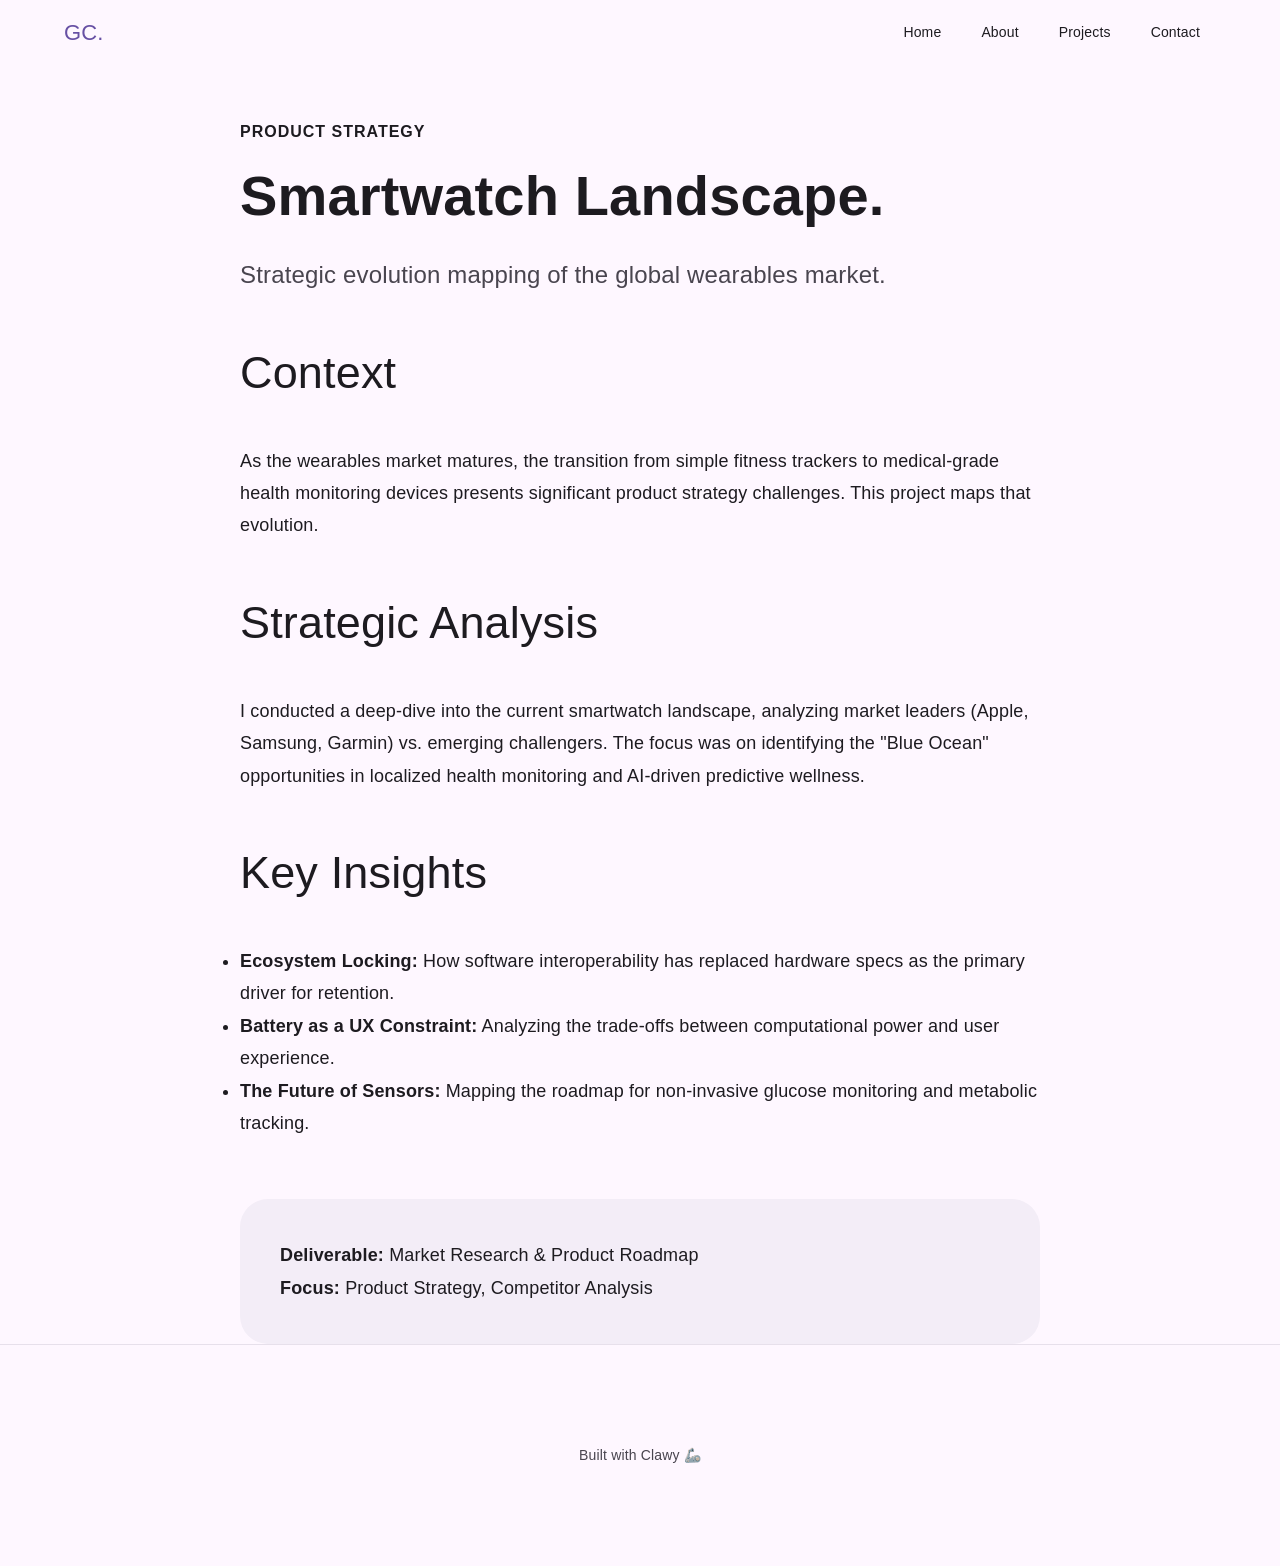
<file: projects/smartwatch-landscape.html>
<!DOCTYPE html>
<html lang="en">
<head>
    <meta charset="UTF-8">
    <meta name="viewport" content="width=device-width, initial-scale=1.0">
    <title>Smartwatch Landscape | Garvin Chanderia</title>
    <link rel="stylesheet" href="../css/style.css">
</head>
<body>
    <nav>
        <div class="container">
            <a href="../index.html" class="logo">GC.</a>
            <div class="nav-links">
                <a href="../index.html">Home</a>
                <a href="../about.html">About</a>
                <a href="../projects.html">Projects</a>
                <a href="../contact.html">Contact</a>
            </div>
        </div>
    </nav>

    <main class="container" style="padding-top: 120px;">
        <article style="max-width: 800px; margin: 0 auto;">
            <span class="accent-pink" style="font-weight: 700; text-transform: uppercase; letter-spacing: 1px;">Product Strategy</span>
            <h1 style="font-size: 56px; margin-top: 10px; margin-bottom: 20px;">Smartwatch Landscape.</h1>
            <p style="font-size: 24px; color: var(--secondary-text); line-height: 1.4; margin-bottom: 40px;">
                Strategic evolution mapping of the global wearables market.
            </p>

            <div style="font-size: 18px; line-height: 1.8; color: var(--text-color);">
                <h2>Context</h2>
                <p>As the wearables market matures, the transition from simple fitness trackers to medical-grade health monitoring devices presents significant product strategy challenges. This project maps that evolution.</p>

                <h2 style="margin-top: 40px;">Strategic Analysis</h2>
                <p>I conducted a deep-dive into the current smartwatch landscape, analyzing market leaders (Apple, Samsung, Garmin) vs. emerging challengers. The focus was on identifying the "Blue Ocean" opportunities in localized health monitoring and AI-driven predictive wellness.</p>

                <h2 style="margin-top: 40px;">Key Insights</h2>
                <ul>
                    <li><strong>Ecosystem Locking:</strong> How software interoperability has replaced hardware specs as the primary driver for retention.</li>
                    <li><strong>Battery as a UX Constraint:</strong> Analyzing the trade-offs between computational power and user experience.</li>
                    <li><strong>The Future of Sensors:</strong> Mapping the roadmap for non-invasive glucose monitoring and metabolic tracking.</li>
                </ul>
                
                <div style="margin-top: 60px; padding: 40px; background: var(--card-bg); border-radius: 28px;">
                    <p><strong>Deliverable:</strong> Market Research & Product Roadmap</p>
                    <p><strong>Focus:</strong> Product Strategy, Competitor Analysis</p>
                </div>
            </div>
        </article>
    </main>

    <footer style="padding: 100px 0; text-align: center; color: var(--secondary-text); font-size: 14px;">
        <p>Built with Clawy 🦾</p>
    </footer>
</body>
</html>
</file>
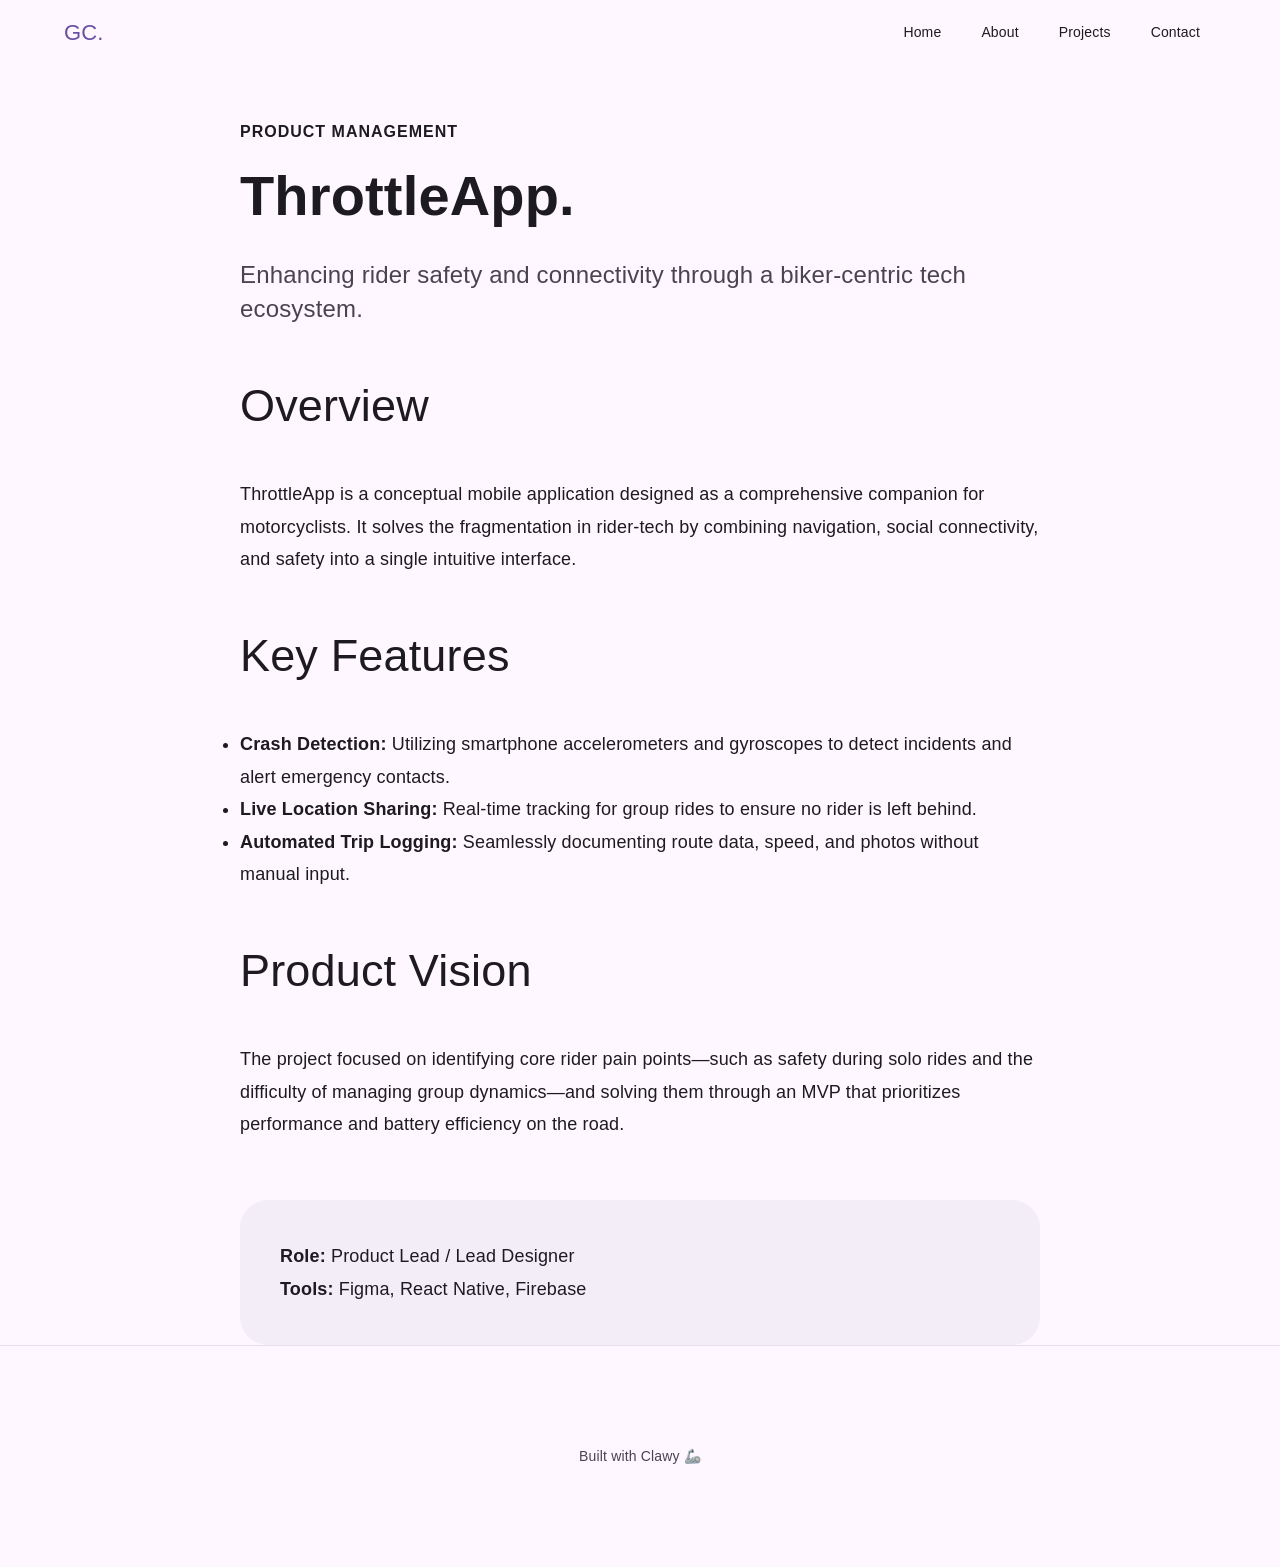
<file: projects/throttle-app.html>
<!DOCTYPE html>
<html lang="en">
<head>
    <meta charset="UTF-8">
    <meta name="viewport" content="width=device-width, initial-scale=1.0">
    <title>ThrottleApp | Garvin Chanderia</title>
    <link rel="stylesheet" href="../css/style.css">
</head>
<body>
    <nav>
        <div class="container">
            <a href="../index.html" class="logo">GC.</a>
            <div class="nav-links">
                <a href="../index.html">Home</a>
                <a href="../about.html">About</a>
                <a href="../projects.html">Projects</a>
                <a href="../contact.html">Contact</a>
            </div>
        </div>
    </nav>

    <main class="container" style="padding-top: 120px;">
        <article style="max-width: 800px; margin: 0 auto;">
            <span class="accent-pink" style="font-weight: 700; text-transform: uppercase; letter-spacing: 1px;">Product Management</span>
            <h1 style="font-size: 56px; margin-top: 10px; margin-bottom: 20px;">ThrottleApp.</h1>
            <p style="font-size: 24px; color: var(--secondary-text); line-height: 1.4; margin-bottom: 40px;">
                Enhancing rider safety and connectivity through a biker-centric tech ecosystem.
            </p>

            <div style="font-size: 18px; line-height: 1.8; color: var(--text-color);">
                <h2>Overview</h2>
                <p>ThrottleApp is a conceptual mobile application designed as a comprehensive companion for motorcyclists. It solves the fragmentation in rider-tech by combining navigation, social connectivity, and safety into a single intuitive interface.</p>

                <h2 style="margin-top: 40px;">Key Features</h2>
                <ul>
                    <li><strong>Crash Detection:</strong> Utilizing smartphone accelerometers and gyroscopes to detect incidents and alert emergency contacts.</li>
                    <li><strong>Live Location Sharing:</strong> Real-time tracking for group rides to ensure no rider is left behind.</li>
                    <li><strong>Automated Trip Logging:</strong> Seamlessly documenting route data, speed, and photos without manual input.</li>
                </ul>

                <h2 style="margin-top: 40px;">Product Vision</h2>
                <p>The project focused on identifying core rider pain points—such as safety during solo rides and the difficulty of managing group dynamics—and solving them through an MVP that prioritizes performance and battery efficiency on the road.</p>
                
                <div style="margin-top: 60px; padding: 40px; background: var(--card-bg); border-radius: 28px;">
                    <p><strong>Role:</strong> Product Lead / Lead Designer</p>
                    <p><strong>Tools:</strong> Figma, React Native, Firebase</p>
                </div>
            </div>
        </article>
    </main>

    <footer style="padding: 100px 0; text-align: center; color: var(--secondary-text); font-size: 14px;">
        <p>Built with Clawy 🦾</p>
    </footer>
</body>
</html>
</file>
<file: css/style.css>
:root {
    /* Material 3 Baseline Color System (Light) */
    --md-sys-color-primary: #6750A4;
    --md-sys-color-on-primary: #FFFFFF;
    --md-sys-color-primary-container: #EADDFF;
    --md-sys-color-on-primary-container: #21005D;
    --md-sys-color-secondary: #625B71;
    --md-sys-color-on-secondary: #FFFFFF;
    --md-sys-color-secondary-container: #E8DEF8;
    --md-sys-color-on-secondary-container: #1D192B;
    --md-sys-color-surface: #FEF7FF;
    --md-sys-color-on-surface: #1D1B20;
    --md-sys-color-surface-variant: #E7E0EB;
    --md-sys-color-on-surface-variant: #49454F;
    --md-sys-color-outline: #79747E;
    --md-sys-color-surface-container-low: #F7F2FA;
    --md-sys-color-surface-container: #F3EDF7;
    --md-sys-color-surface-container-high: #ECE6F0;

    /* Semantic Aliases */
    --bg-color: var(--md-sys-color-surface);
    --text-color: var(--md-sys-color-on-surface);
    --secondary-text: var(--md-sys-color-on-surface-variant);
    --accent-color: var(--md-sys-color-primary);
    --card-bg: var(--md-sys-color-surface-container);
    --border-color: var(--md-sys-color-outline);
    --glass-bg: rgba(254, 247, 255, 0.85);
}

[data-theme="dark"] {
    --md-sys-color-primary: #D0BCFF;
    --md-sys-color-on-primary: #381E72;
    --md-sys-color-primary-container: #4F378B;
    --md-sys-color-on-primary-container: #EADDFF;
    --md-sys-color-surface: #141218;
    --md-sys-color-on-surface: #E6E1E5;
    --md-sys-color-surface-variant: #49454F;
    --md-sys-color-on-surface-variant: #CAC4D0;
    --md-sys-color-surface-container: #211F26;
    --glass-bg: rgba(20, 18, 24, 0.85);
}

* {
    margin: 0;
    padding: 0;
    box-sizing: border-box;
    -webkit-font-smoothing: antialiased;
}

body {
    font-family: 'Roboto', -apple-system, sans-serif;
    background-color: var(--bg-color);
    color: var(--text-color);
    line-height: 1.5;
    letter-spacing: 0.01em;
}

.container {
    max-width: 1200px;
    margin: 0 auto;
    padding: 0 24px;
}

/* Material Top App Bar style */
nav {
    position: fixed;
    top: 0;
    width: 100%;
    height: 64px;
    background: var(--glass-bg);
    backdrop-filter: blur(12px);
    z-index: 9999;
}

nav .container {
    display: flex;
    justify-content: space-between;
    align-items: center;
    height: 100%;
}

.logo {
    text-decoration: none;
    color: var(--md-sys-color-primary);
    font-weight: 500;
    font-size: 22px;
}

.nav-links {
    display: flex;
    align-items: center;
}

.nav-links a {
    color: var(--text-color);
    text-decoration: none;
    font-size: 14px;
    font-weight: 500;
    margin-left: 8px;
    padding: 10px 16px;
    border-radius: 20px;
    transition: background-color 0.2s;
}

.nav-links a:hover {
    background-color: var(--md-sys-color-secondary-container);
}

/* Hamburger Menu (Mobile Only) */
.menu-toggle {
    display: none;
    flex-direction: column;
    gap: 4px;
    cursor: pointer;
    padding: 10px;
}

.menu-toggle span {
    display: block;
    width: 24px;
    height: 2px;
    background-color: var(--text-color);
    border-radius: 2px;
    transition: 0.3s;
}

/* Hero Section - Material-inspired */
.hero {
    min-height: 80vh;
    display: flex;
    flex-direction: column;
    justify-content: center;
    align-items: flex-start;
    text-align: left;
    padding-top: 80px; /* Increased to avoid overlap with nav */
    margin-bottom: 48px;
}

.hero h1 {
    font-size: 57px; /* Display Large */
    font-weight: 400;
    line-height: 1.1;
    margin-bottom: 24px;
}

.hero p.hero-tagline {
    font-size: 24px; /* Headline Small */
    color: var(--md-sys-color-primary);
    margin-bottom: 16px;
}

.hero p.hero-sub {
    font-size: 16px; /* Body Large */
    color: var(--secondary-text);
    max-width: 700px;
    margin-bottom: 40px;
}

/* Material Filled/Outlined Button Styles */
.cta-links {
    display: flex;
    flex-wrap: wrap;
    gap: 12px;
}

.cta-links a {
    display: inline-block;
    padding: 10px 24px;
    border-radius: 20px;
    text-decoration: none;
    font-size: 14px;
    font-weight: 500;
}

.btn-filled {
    background-color: var(--md-sys-color-primary);
    color: var(--md-sys-color-on-primary);
}

.btn-outlined {
    border: 1px solid var(--md-sys-color-outline);
    color: var(--md-sys-color-primary);
}

/* Bento Grid */
.bento-grid {
    display: grid;
    grid-template-columns: repeat(12, 1fr);
    grid-auto-rows: 280px;
    gap: 16px;
    padding: 48px 0;
}

.bento-item {
    background: var(--card-bg);
    border-radius: 24px;
    padding: 24px;
    position: relative;
    overflow: hidden;
    transition: box-shadow 0.3s ease, transform 0.2s ease;
    text-decoration: none;
    color: inherit;
    display: flex;
    flex-direction: column;
    justify-content: flex-end;
}

.bento-item:hover {
    box-shadow: 0 4px 8px 3px rgba(0,0,0,0.15), 0 1px 3px rgba(0,0,0,0.3);
    transform: translateY(-2px);
}

.bento-item h3 { font-size: 24px; font-weight: 400; margin-bottom: 8px; position: relative; z-index: 2; }
.bento-item p { font-size: 14px; color: var(--secondary-text); position: relative; z-index: 2; }

.span-12 { grid-column: span 12; }
.span-6 { grid-column: span 6; }
.span-4 { grid-column: span 4; }
.span-8 { grid-column: span 8; }
.row-2 { grid-row: span 2; }

.bg-overlay {
    position: absolute;
    top: 0; left: 0; width: 100%; height: 100%;
    background: linear-gradient(180deg, rgba(0,0,0,0) 30%, rgba(0,0,0,0.8) 100%);
    z-index: 1;
}

.bg-ea { background: url('../Photos%20for%20portfolio%20website/EA1.png') center/cover; color: white !important; }
.bg-throttle { background: url('../Photos%20for%20portfolio%20website/Throttleapp/hero%20phone%20screen.png') center/cover; color: white !important; }
.bg-audio { background: url('../Photos%20for%20portfolio%20website/Audiorenamer.jpg') center/cover; color: white !important; }
.bg-nas { background: url('../Photos%20for%20portfolio%20website/NAS.jpg') center/cover; color: white !important; }
.bg-clawboard { background: url('../Photos%20for%20portfolio%20website/ClawBoard.png') center/cover; color: white !important; }

.bg-ea p, .bg-throttle p, .bg-audio p, .bg-nas p, .bg-clawboard p { color: rgba(255,255,255,0.8) !important; }

h2 {
    font-size: 45px;
    font-weight: 400;
    margin-bottom: 32px;
}

footer {
    padding: 64px 0;
    text-align: center;
    color: var(--secondary-text);
    border-top: 1px solid var(--md-sys-color-surface-variant);
}

/* Mobile Responsive */
@media (max-width: 840px) {
    .nav-links {
        display: none;
        position: absolute;
        top: 64px;
        left: 0;
        width: 100%;
        background: var(--bg-color);
        flex-direction: column;
        padding: 20px;
        border-bottom: 1px solid var(--md-sys-color-surface-variant);
        box-shadow: 0 4px 12px rgba(0,0,0,0.1);
    }

    .nav-links.active {
        display: flex;
    }

    .nav-links a {
        margin: 10px 0;
        width: 100%;
        text-align: center;
    }

    .menu-toggle {
        display: flex;
    }

    .hero h1 { font-size: 45px; line-height: 1.1; }
    .hero p.hero-tagline { font-size: 20px; }
    .bento-grid { grid-template-columns: 1fr; grid-auto-rows: auto; }
    .span-6, .span-4, .span-8, .span-12 { grid-column: span 1; }
    .bento-item { min-height: 240px; }
}
</file>
